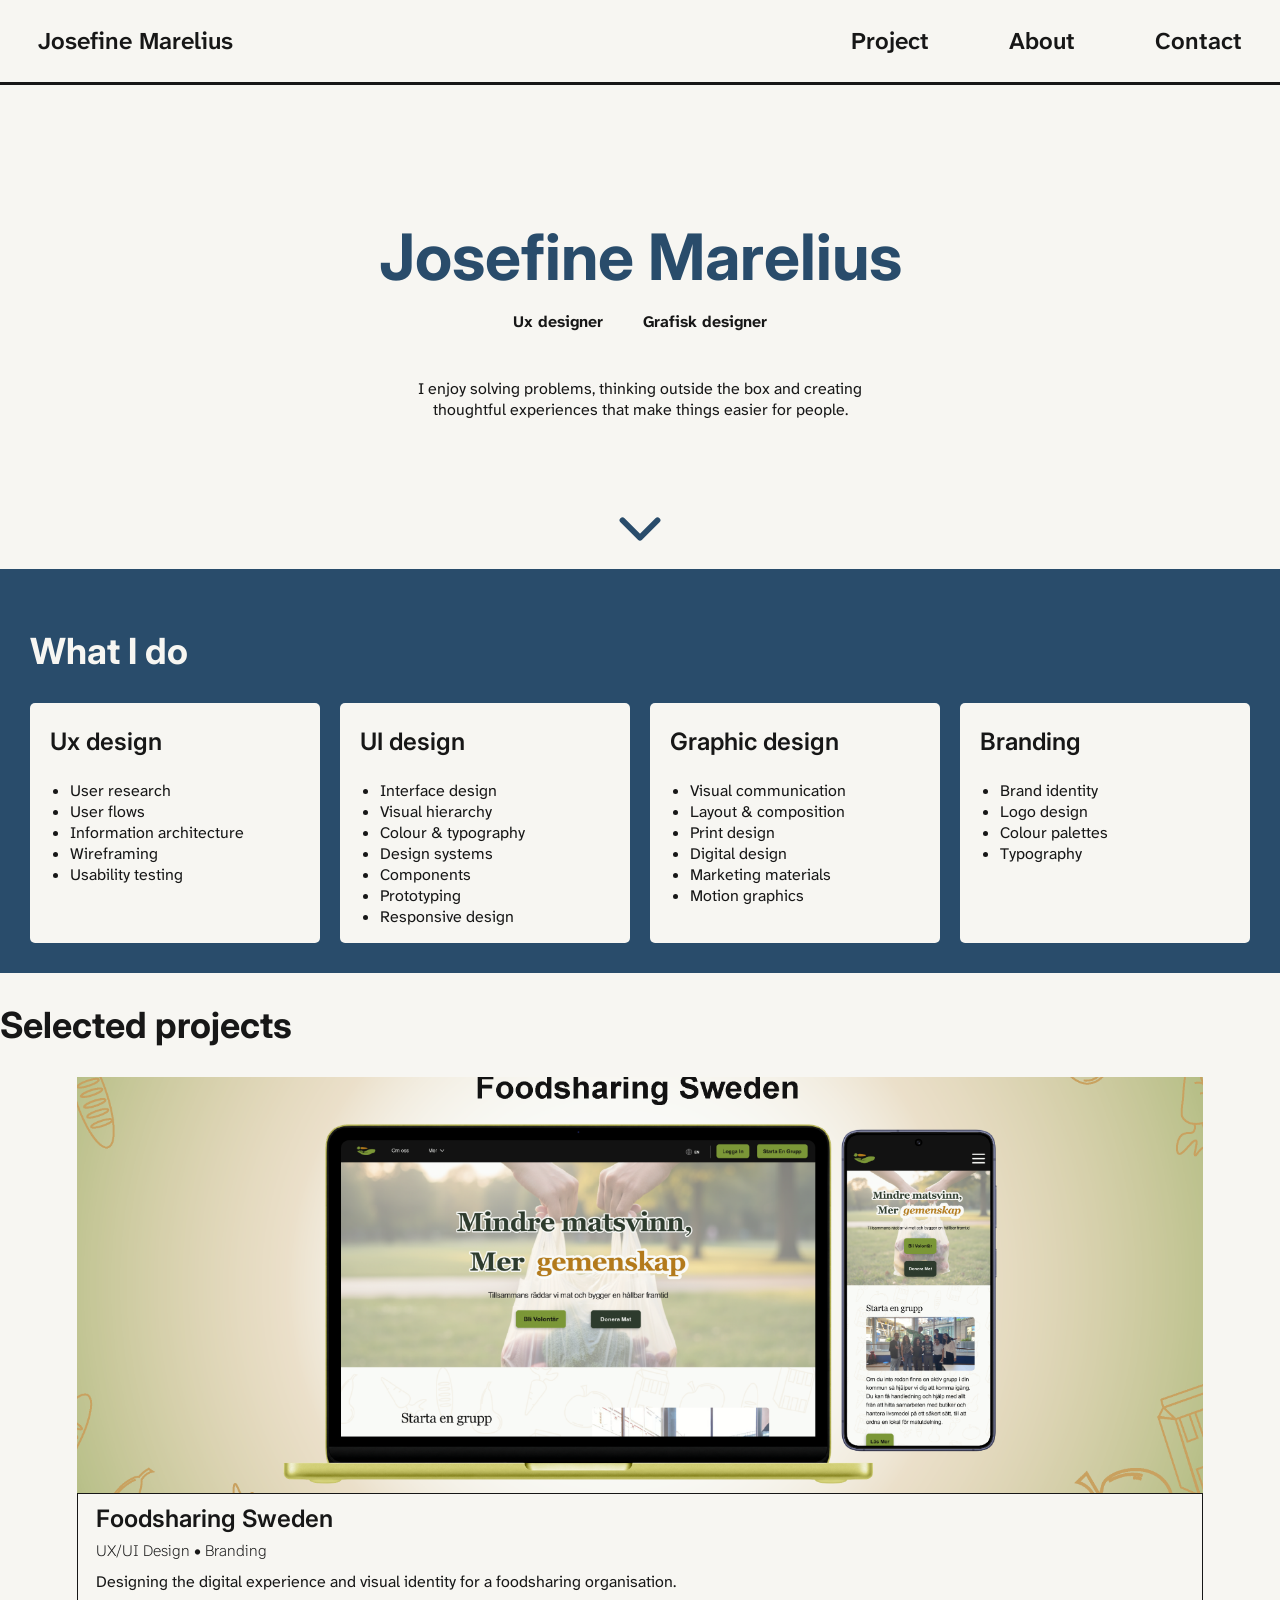
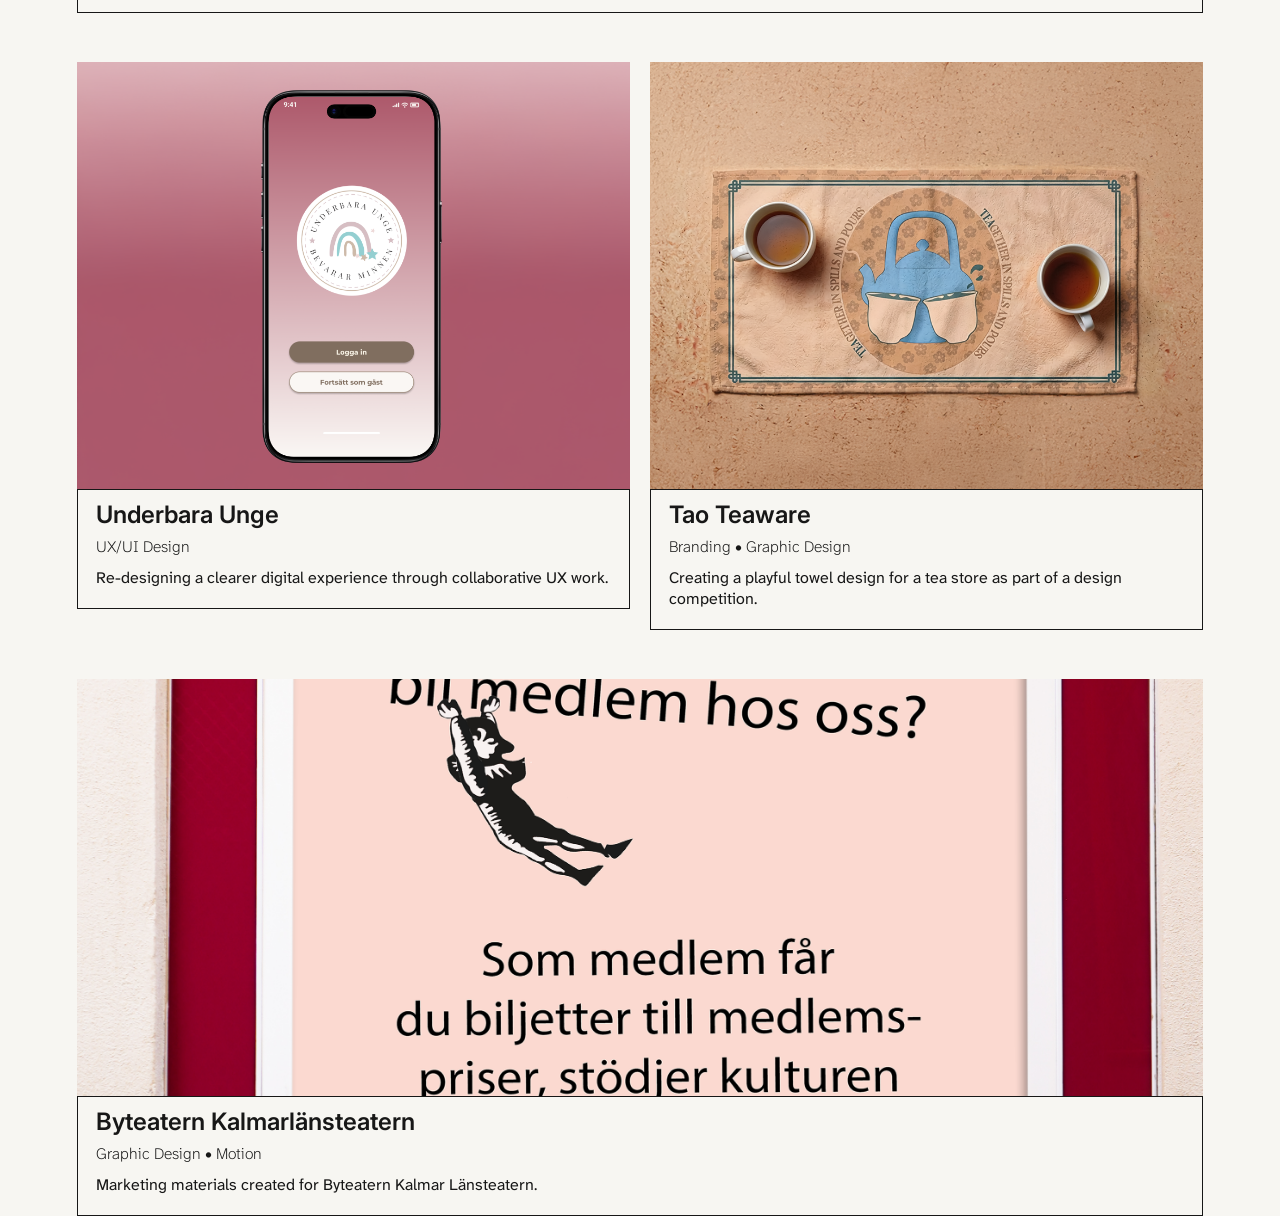
<file: index.html>
<!DOCTYPE html>
<html lang="en">
<head>
    <meta charset="UTF-8">
    <meta name="viewport" content="width=device-width, initial-scale=1.0">
    <title>Homepage</title>
    <link rel="stylesheet" href="style.css">
</head>
<body>
    <nav> <!-- Om det bara finns en "<nav>" behövs ingen class. Den är redan unik-->
        <div id="name">Josefine Marelius</div>
        <div id="navigationHeader">
            <ul>
                <li>Project</li>
                <li>About</li>
                <li>Contact</li>
            </ul>
        </div>
    </nav>

    <div class="HeroSection">
        <h1>Josefine Marelius</h1>
        <ul>
            <li>Ux designer</li> <!-- UX/UI? Eller vill du bara ha Ux nu? enligt Figma designen -->
            <li>Grafisk designer</li>
        </ul>
        <p> I enjoy solving problems, thinking outside the box and creating <!-- Enligt din figma design ska det vara en "<br>"-tagg här --> <br>thoughtful experiences that make things easier for people.</p>
        <a href="#projects">
            <img src="img/chevron-down(3).svg" alt=""> <!-- Är nu en länk med bokmärke här för att pilen ska ha en funktion -->
        </a>
    </div>

 
    <section class="card-section">
        <h2>What I do</h2>
        <div class="card-container">
        
            <div class="Card">
                <h3>Ux design</h3>
                <ul>
                    <li>User research</li>
                    <li>User flows</li>
                    <li>Information architecture</li>
                    <li>Wireframing</li>
                    <li>Usability testing</li>
                </ul>
            </div>

            <div class="Card">
                <h3>UI design</h3>
                <ul>
                    <li>Interface design</li>
                    <li>Visual hierarchy</li>
                    <li>Colour & typography</li>
                    <li>Design systems</li>
                    <li>Components</li>
                    <li>Prototyping</li>
                    <li>Responsive design</li>
                </ul>
            </div>

            <div class="Card">
                <h3>Graphic design</h3>
                <ul>
                    <li>Visual communication</li>
                    <li>Layout & composition</li>
                    <li>Print design</li>
                    <li>Digital design</li>
                    <li>Marketing materials</li>
                    <li>Motion graphics</li>
                </ul>
            </div>

            <div class="Card">
                <h3>Branding</h3>
                <ul>
                    <li>Brand identity</li>
                    <li>Logo design</li>
                    <li>Colour palettes</li>
                    <li>Typography</li>
                </ul>
            </div>
        </div>
    </section>

    <!-- Lägg detta i en section för renare kod--> 
        <h2 id="projects">Selected projects</h2> <!-- Och för att kunna stylea denna h2 specifikt. Om du vill lägga in padding tex utan att påverka tidigare h2 -->
        <div class="imageCard"> <!-- Ändra namn på bild-filer så att de inte har blanksteg -->
            <img class="Big-Card" src="img/Bild 1.png" alt="Image of a laptop and phone with the Foodsharing Sweden website on"> <!-- Kolla upp alt-texter exempel. Väldigt sällan man behöver ange att bilden visar en bild, utan bara vad bilden visar-->
            
            <div class="SmallText">
                <h3>Foodsharing Sweden</h3> 
                <p class="Project-type">UX/UI Design • Branding</p>
                <p class="Project-description">Designing the digital experience and visual identity for a foodsharing organisation.</p>
            </div>

        </div>

    <section class="SmallCards">
        <div class="SmallImageCard">
            <img class="Small-card" src="img/Uu bild 1.png" alt="Phone with an image of the Underbara Unge project open">
            
            <div class="SmallText">
                <h3>Underbara Unge</h3>
                <p class="Project-type">UX/UI Design</p>
                <p class="Project-description">Re-designing a clearer digital experience through collaborative UX work.</p>
            </div>
        </div>

        <div class="SmallImageCard">
            <img class="Small-card" src="img/Tao bild 1.png" alt="">
            
            <div class="SmallText">
                <h3>Tao Teaware</h3>
                <p class="Project-type">Branding • Graphic Design</p>
                <p class="Project-description">Creating a playful towel design for a tea store as part of a design competition.</p>
            </div>
        </div>
    </section>

    <!-- Lägg gärna även denna i en section -->
        <div class="imageCard">
            <img class="Big-Card" src="img/By bild 1.png" alt="">

            <div class="SmallText">
                <h3>Byteatern Kalmarlänsteatern</h3> 
                <p class="Project-type">Graphic Design • Motion</p>
                <p class="Project-description">Marketing materials created for Byteatern Kalmar Länsteatern.</p>
            </div>

        </div>

</body>
</html>
</file>
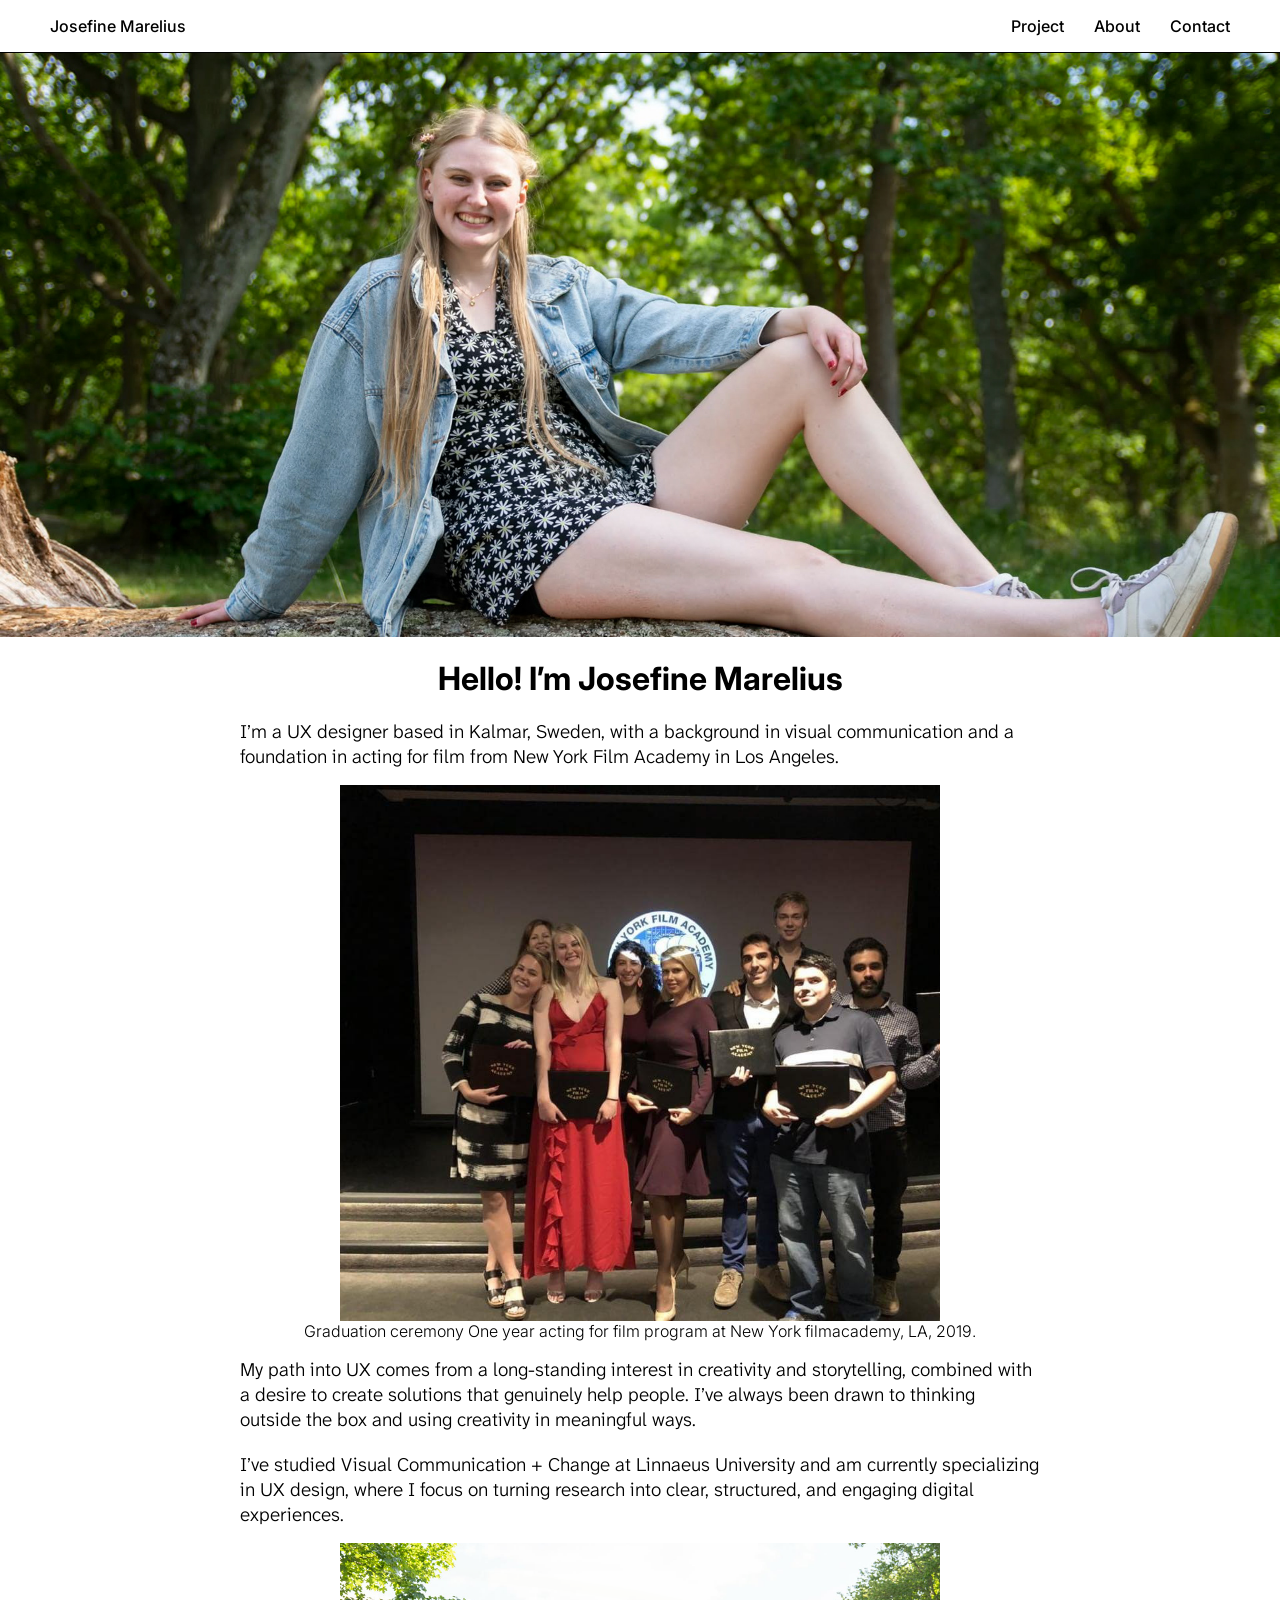
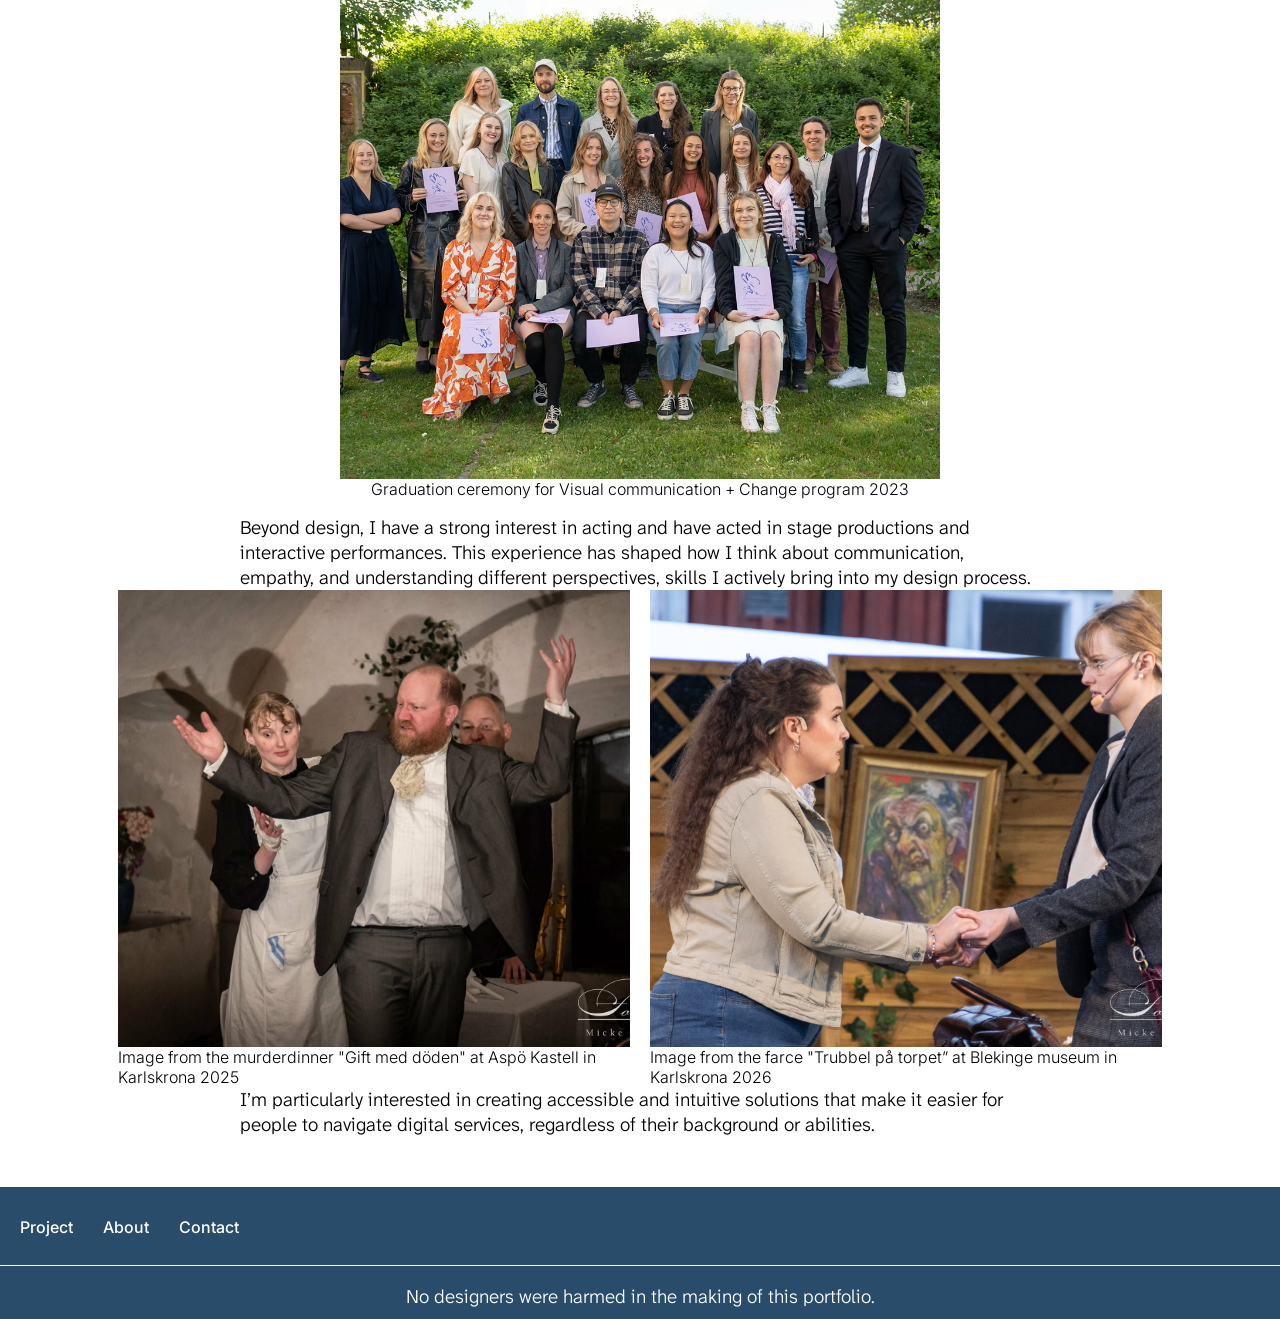
<file: about/index.html>
<!DOCTYPE html>
<html lang="en">
<head>
    <meta charset="UTF-8">
    <meta name="viewport" content="width=device-width, initial-scale=1.0">
    <title>Josefine Marelius</title>
    <link rel="stylesheet" href="style.css">

    <link rel="preconnect" href="https://fonts.googleapis.com">
    <link rel="preconnect" href="https://fonts.gstatic.com" crossorigin>
    <link href="https://fonts.googleapis.com/css2?family=Bebas+Neue&family=Inter:ital,opsz,wght@0,14..32,100..900;1,14..32,100..900&display=swap" rel="stylesheet">

    <link rel="stylesheet" href="style.css">

    <link rel="preconnect" href="https://fonts.googleapis.com">
    <link rel="preconnect" href="https://fonts.gstatic.com" crossorigin>
    <link href="https://fonts.googleapis.com/css2?family=Atkinson+Hyperlegible+Next:ital,wght@0,200..800;1,200..800&family=Bebas+Neue&family=Inter:ital,opsz,wght@0,14..32,100..900;1,14..32,100..900&display=swap" rel="stylesheet">
</head>

<body>

    <nav>
        <ul>
            <li><a href="../index.html">Josefine Marelius</a></li>
            <li><a href="../projects/index.html">Project</a></li>
            <li><a href="../about/index.html">About</a></li>
            <li><a href="../contact/index.html">Contact</a></li>
        </ul>
      <hr>
    </nav>

    <div class="img-wrapper">
        <img class="img-large" src="Img/About-bild-1.jpg" alt="">
    </div>

    <!--
        Lägg gärna detta i en div. Och img ovan. 
        I programmering blir allt lättare om man låter allt ligga i olika div eller sections. 
        Sällan man vill låta saker ligga "löst" direkt i main
    -->
        <h1>Hello! I’m Josefine Marelius</h1>
        <p>
            I’m a UX designer based in Kalmar, Sweden, with a background in visual communication and 
            a foundation in acting for film from New York Film Academy in Los Angeles.
        </p>

        <figure>
            <img class="img-small" src="Img/About bild 2.jpg" alt="">
            <figcaption>Graduation ceremony One year acting for film program at New York filmacademy, LA, 2019.</figcaption>
        </figure>

        <p>
            My path into UX comes from a long-standing interest in creativity and storytelling, 
            combined with a desire to create solutions that genuinely help people. 
            I’ve always been drawn to thinking outside the box and using creativity in meaningful ways.
        </p> <br> <!-- <br> används inom p-element. Det funkar att ha utanför men helst ska man isf lägga p-elementet i en div tillsammans som man sedan stylear margin mellan-->
        <p>
            I’ve studied Visual Communication + Change at Linnaeus University and am currently 
            specializing in UX design, where I focus on turning research into clear, 
            structured, and engaging digital experiences.
        </p>

        <figure>
            <img class="img-small" src="Img/about bild 3.png" alt="">
            <figcaption>Graduation ceremony for Visual communication + Change program 2023</figcaption>
        </figure>

        <p>
            Beyond design, I have a strong interest in acting and have acted in stage productions and interactive performances. 
            This experience has shaped how I think about communication, empathy, and understanding different perspectives, 
            skills I actively bring into my design process.
        </p>

    <div class="small-row">
        <figure>  
            <img class="img-small" src="Img/about bild 4 vänster.jpg" alt="">
            <figcaption>Image from the murderdinner "Gift med döden" at Aspö Kastell in Karlskrona 2025 </figcaption>
        </figure> 

        <figure>
            <img class="img-small" src="Img/About bild 5 höger.jpg" alt="">
            <figcaption>Image from the farce "Trubbel på torpet” at Blekinge museum in Karlskrona 2026</figcaption>
        </figure>
    </div>

    <p>
        I’m particularly interested in creating accessible and intuitive solutions that make it easier for people 
        to navigate digital services, regardless of their background or abilities.
    </p>

    <footer>
        <ul>
            <li><a href="../projects/index.html">Project</a></li>
            <li><a href="../about/index.html">About</a></li>
            <li><a href="../contact/index.html">Contact</a></li>
        </ul>
        <hr>

        <p>No designers were harmed in the making of this portfolio.</p>
    </footer>

</body>
</html>
</file>
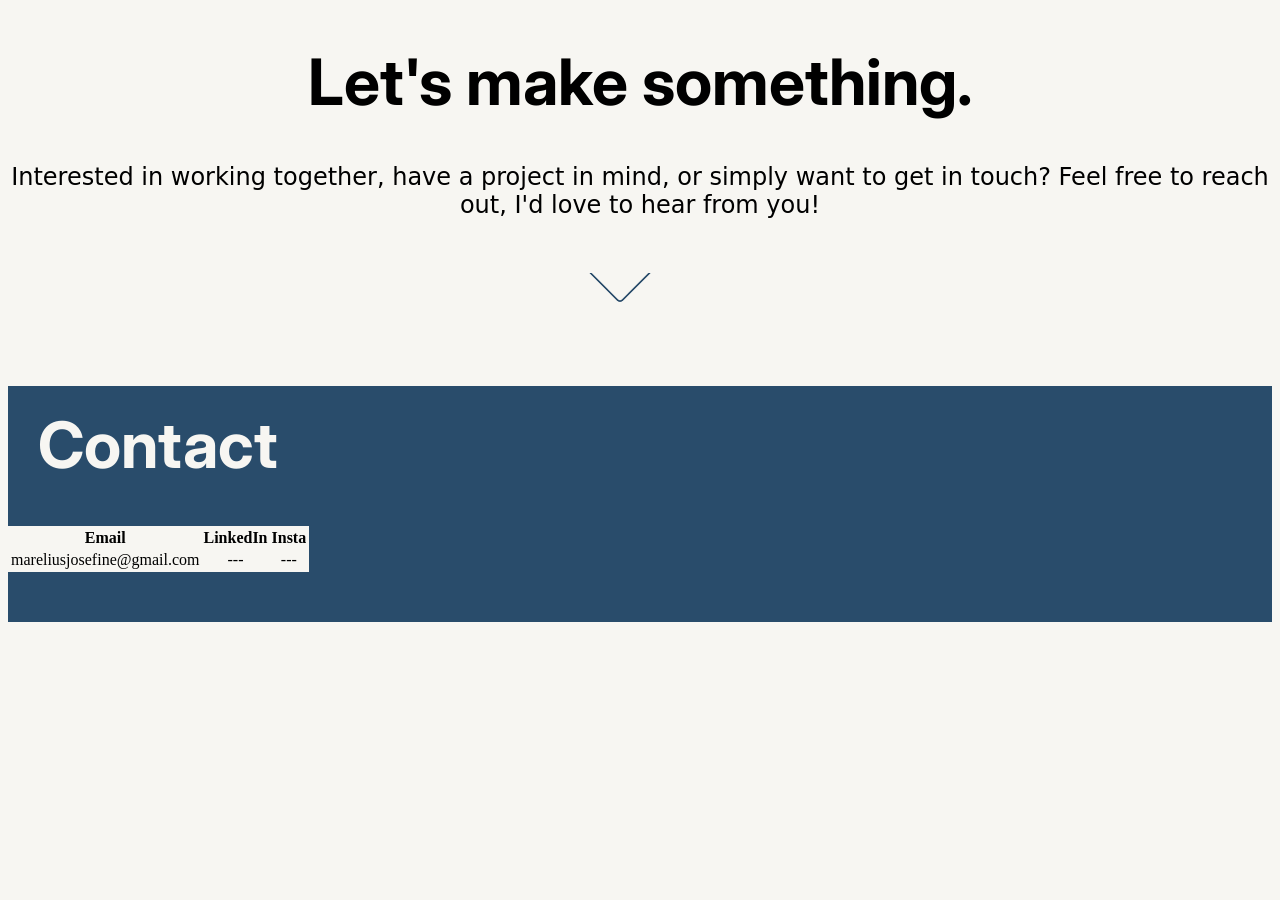
<file: contact/index.html>
<!DOCTYPE html>
<html lang="sv">
    
<head>
    <meta charset="UTF-8">
    <meta name="viewport" content="width=device-width, initial-scale=1.0">

    <link rel="stylesheet" type="text/css" href="style.css">
    <link href='https://fonts.googleapis.com/css?family=Inter' rel='stylesheet'>
    <link rel="preconnect" href="https://fonts.googleapis.com">
    <link rel="preconnect" href="https://fonts.gstatic.com" crossorigin>
    <link href="https://fonts.googleapis.com/css2?family=Atkinson+Hyperlegible:ital,wght@0,400;0,700;1,400;1,700&family=Josefin+Sans:ital,wght@0,100..700;1,100..700&display=swap" rel="stylesheet">
    
    <title>Contact</title>    
</head>

<body>
    <div style="padding-bottom: 50px;">
        <h1>Let's make something.</h1>
        <p>
            Interested in working together, have a project in mind, or simply want to get in touch? 
            Feel free to reach out, I'd love to hear from you!
        </p>
    </div>

    <div style="padding-bottom: 50px;">
        <span class="load-more"></span>
    </div>
    
    <div style="background-color: #294c6b; padding-bottom: 50px;">
        <h1 style="color: #f7f6f2; text-align: left; padding-left: 30px; padding-top: 20px;">Contact</h1>

        <table style="background-color: #f7f6f2;">
            <tr>
                <th>Email</th>
                <th>LinkedIn</th>
                <th>Insta</th>	
            </tr>
            <tr>
                <td>mareliusjosefine@gmail.com</td>
                <td>---</td>
                <td>---</td>
            </tr>        
	    </table>
    </div>
</body>
</html>
</file>
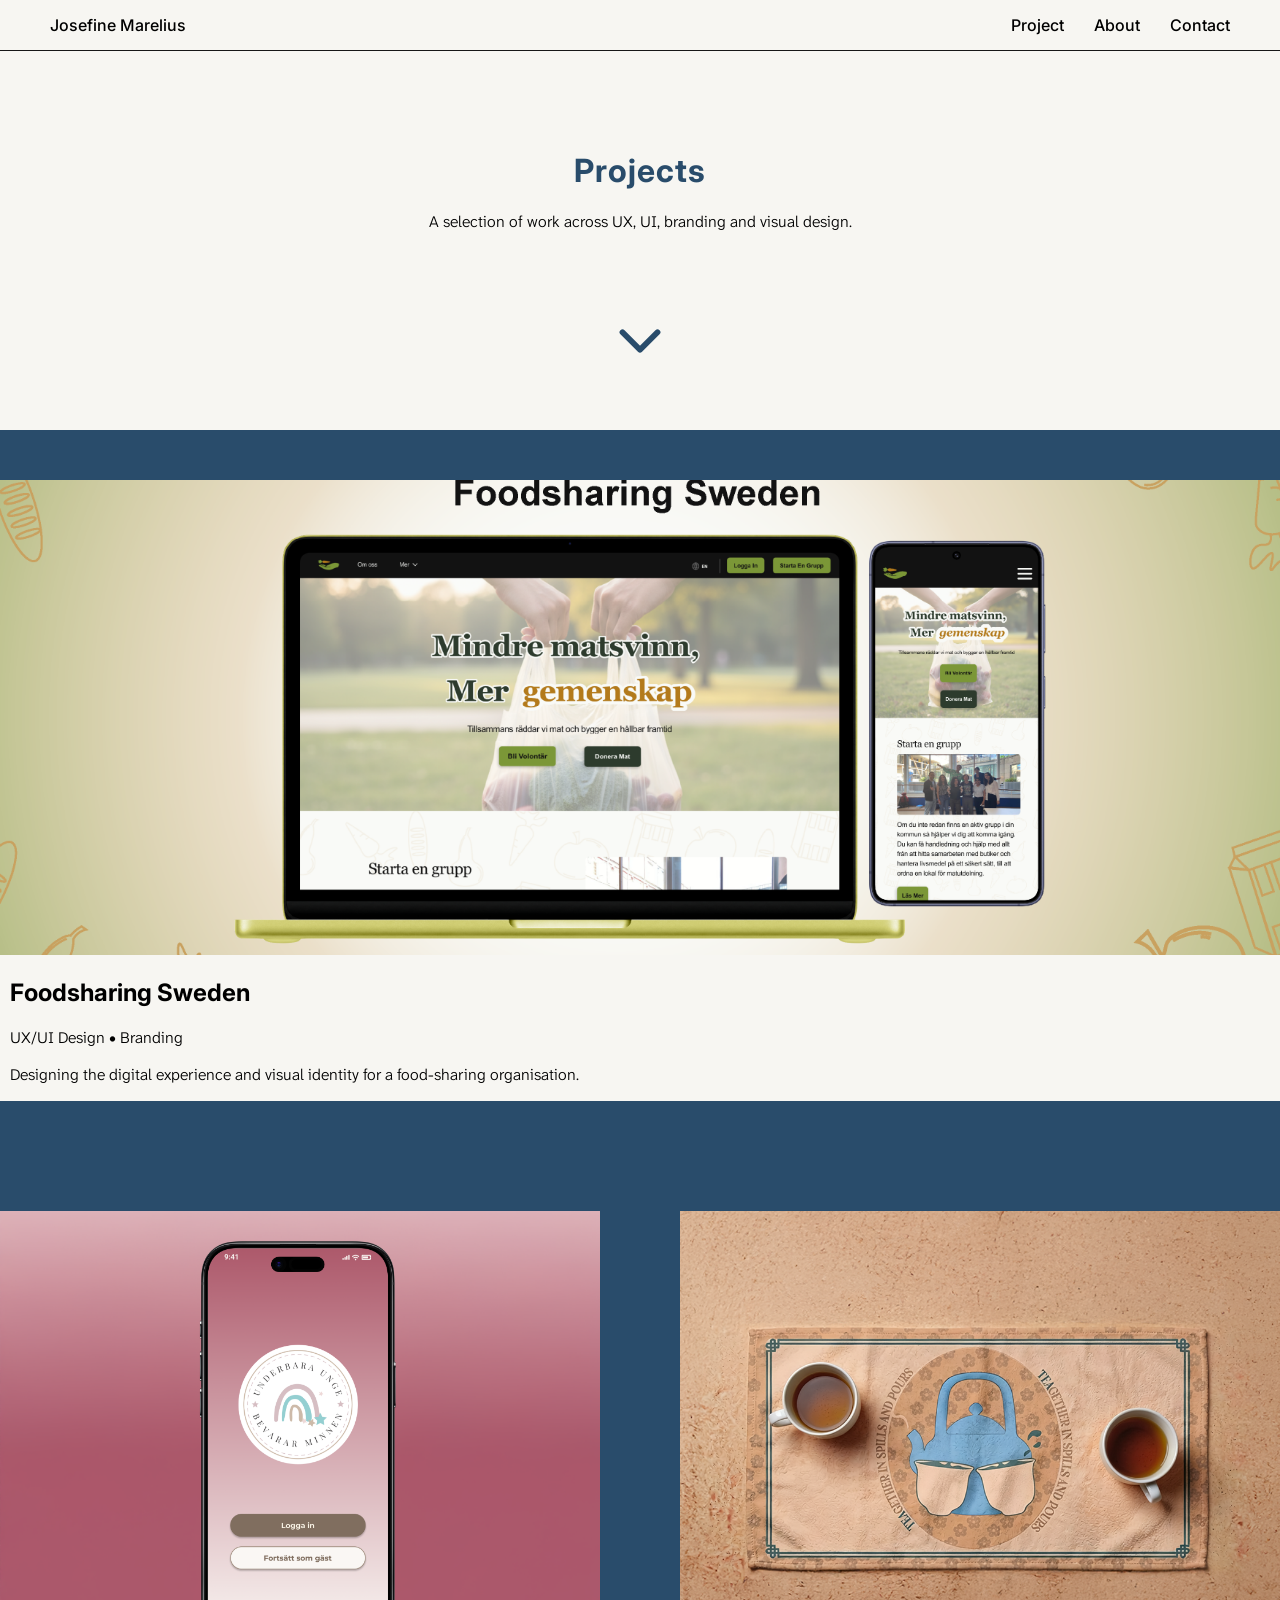
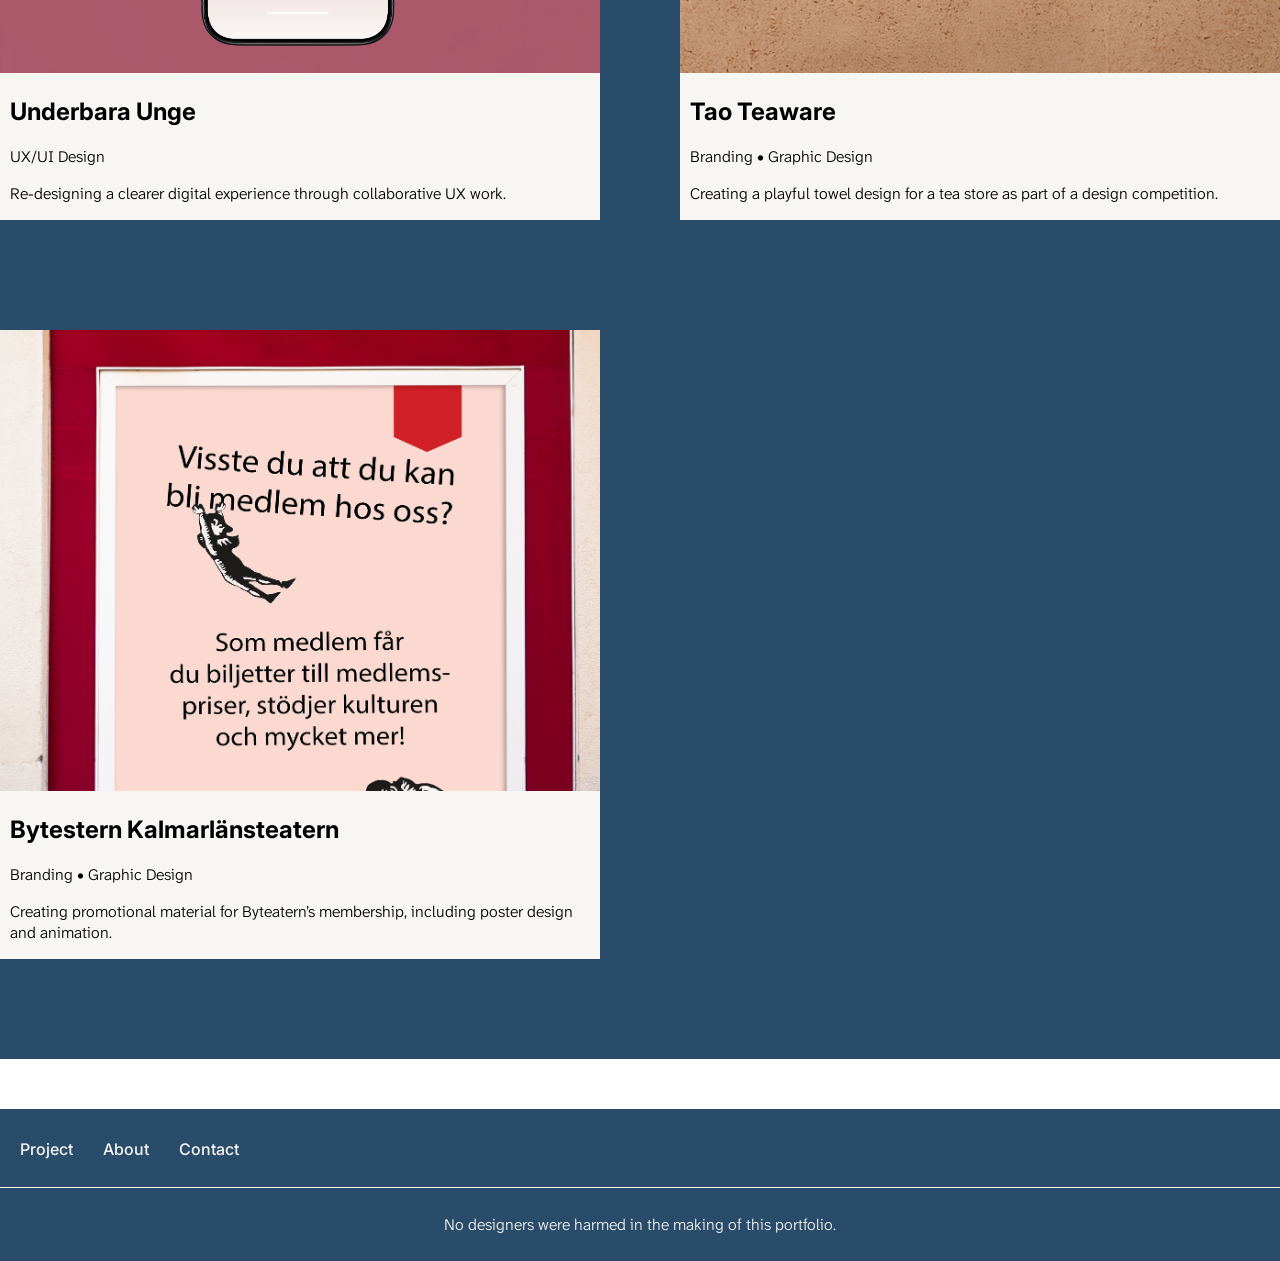
<file: projects/index.html>
<!DOCTYPE html>
<html lang="en">
<head>
    <meta charset="UTF-8">
    <meta name="viewport" content="width=device-width, initial-scale=1.0">
    <title>Josefine Marelius</title>
    <link rel="stylesheet" href="style.css">

    <link rel="preconnect" href="https://fonts.googleapis.com">
    <link rel="preconnect" href="https://fonts.gstatic.com" crossorigin>
    <link href="https://fonts.googleapis.com/css2?family=Bebas+Neue&family=Inter:ital,opsz,wght@0,14..32,100..900;1,14..32,100..900&display=swap" rel="stylesheet">

    <link rel="preconnect" href="https://fonts.googleapis.com">
    <link rel="preconnect" href="https://fonts.gstatic.com" crossorigin>
    <link href="https://fonts.googleapis.com/css2?family=Atkinson+Hyperlegible+Next:ital,wght@0,200..800;1,200..800&family=Bebas+Neue&family=Inter:ital,opsz,wght@0,14..32,100..900;1,14..32,100..900&display=swap" rel="stylesheet">
    
</head>

<body>
    
    <nav> 
        <ul>
            <li><a href="../index.html">Josefine Marelius</a></li>
            <li><a href="index.html">Project</a></li>
            <li><a href="../about/">About</a></li>
            <li><a href="../contact/">Contact</a></li>
        </ul>

        <hr>
    </nav>

    <header> 
        <h1>Projects</h1>

        <p>A selection of work across UX, UI, branding and visual design.</p>

        <a href="#projects">
            <img class="hero-icon" src="Img/chevron-down(3).svg" alt=""/>
        </a>
    </header>

    <main>

        <div class="projects" id="projects"> <!-- Lagt till id=projects. Annars funkar inte pilen du har i headern. # = id-->

        <article class="card-large">
            <img class="card-img" src="Img/Bild 1.png">

            <div class="card-info">
                <h2>Foodsharing Sweden</h2>
                <p>UX/UI Design • Branding</p>
                <p>Designing the digital experience and visual identity for a food-sharing organisation.</p>
            </div>
        </article>

        <article class="card-small">
            <img class="card-img" src="Img/Bild 2 vänster.png">

            <div class="card-info">
                <h2>Underbara Unge</h2>
                <p>UX/UI Design</p>
                <p>Re-designing a clearer digital experience through collaborative UX work.</p>
            </div>
        </article>

        <article class="card-small">
            <img class="card-img" src="Img/Projekt bild 3 höger.png">

            <div class="card-info">
                <h2>Tao Teaware</h2>
                <p>Branding • Graphic Design</p>
                <p>Creating a playful towel design for a tea store as part of a design competition.</p>
            </div>
        </article>

        <article class="card-small">
            <img class="card-img" src="Img/bild 4.png">

            <div class="card-info">
                <h2>Bytestern Kalmarlänsteatern</h2>
                <p>Branding • Graphic Design</p>
                <p>Creating promotional material for Byteatern’s membership, including poster design and animation.</p>
            </div>
        </article>
        </div>
        
    </main>

    <footer class="footer">
        <ul>
            <li><a href="../projects/">Project</a></li>
            <li><a href="../about/">About</a></li>
            <li><a href="../contact/">Contact</a></li>
        </ul>

        <hr>

        <p>No designers were harmed in the making of this portfolio.</p>
    </footer>

</body>

</html>
</file>
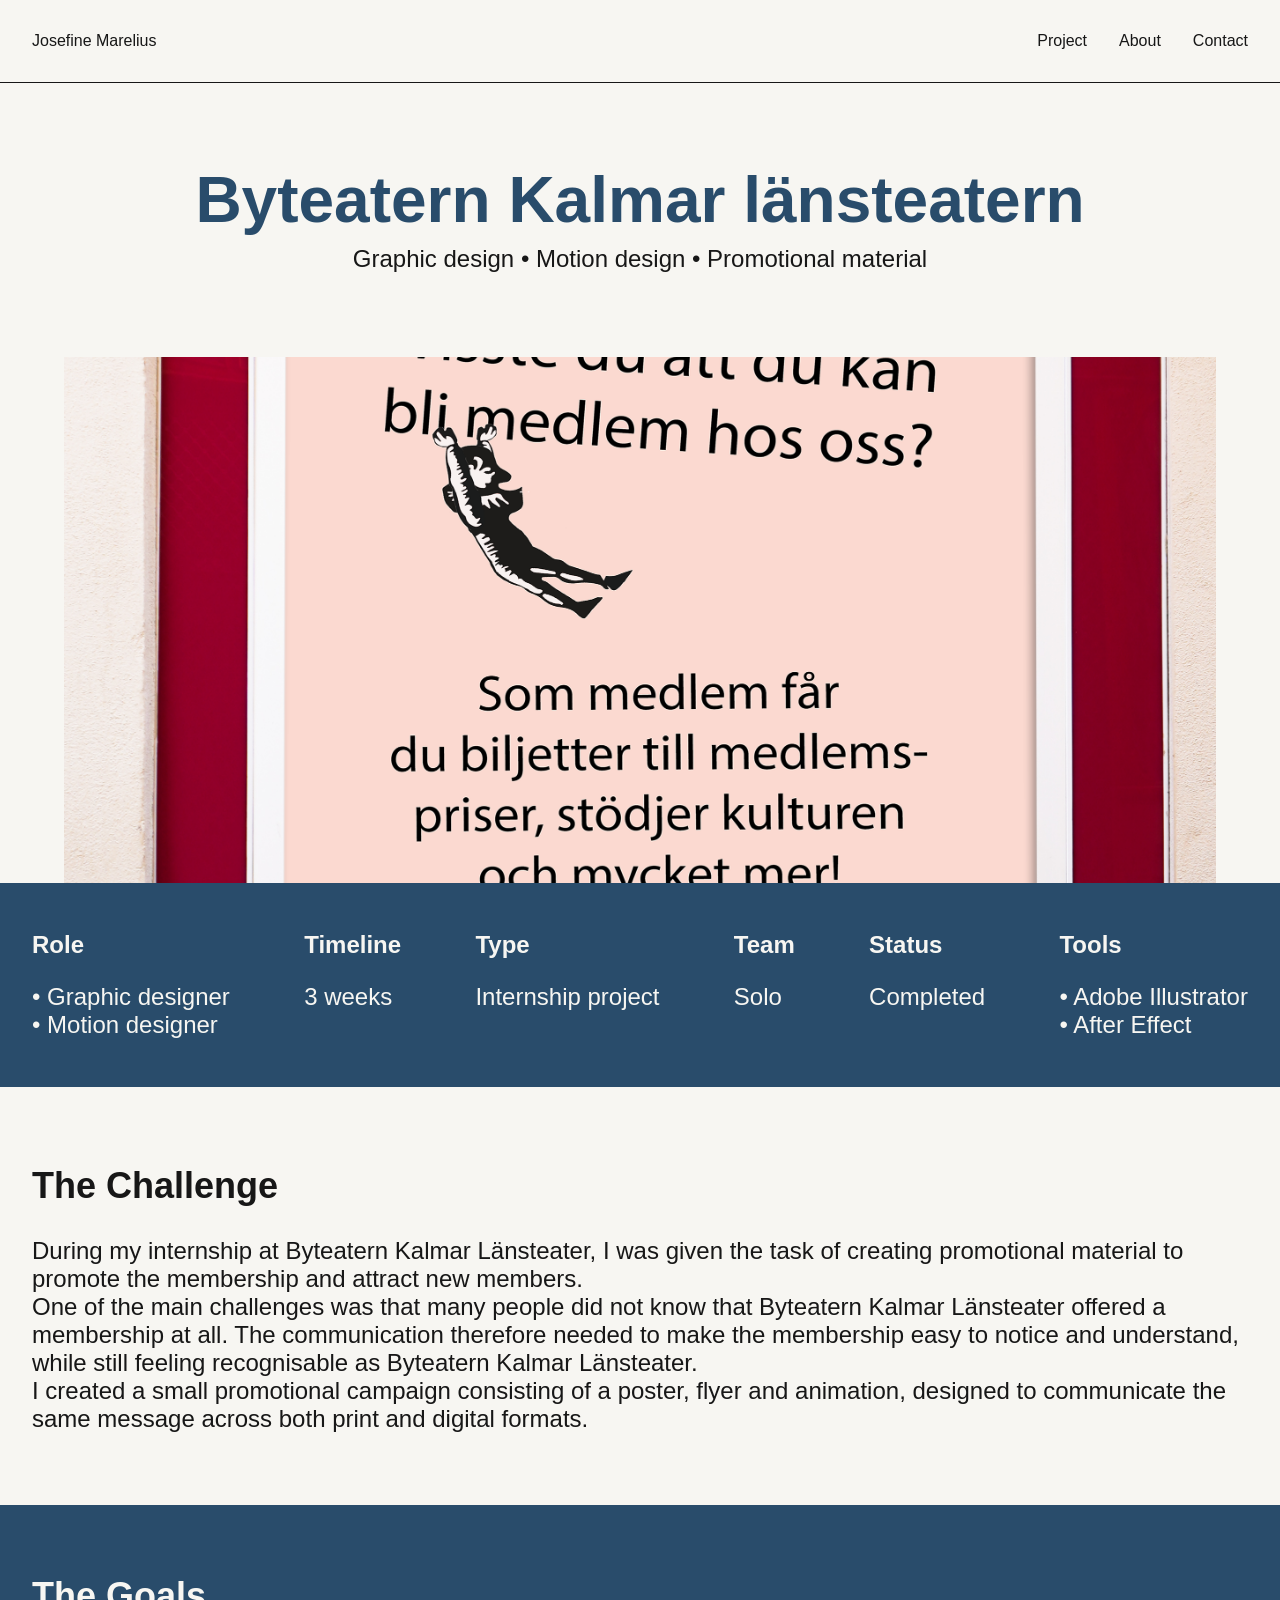
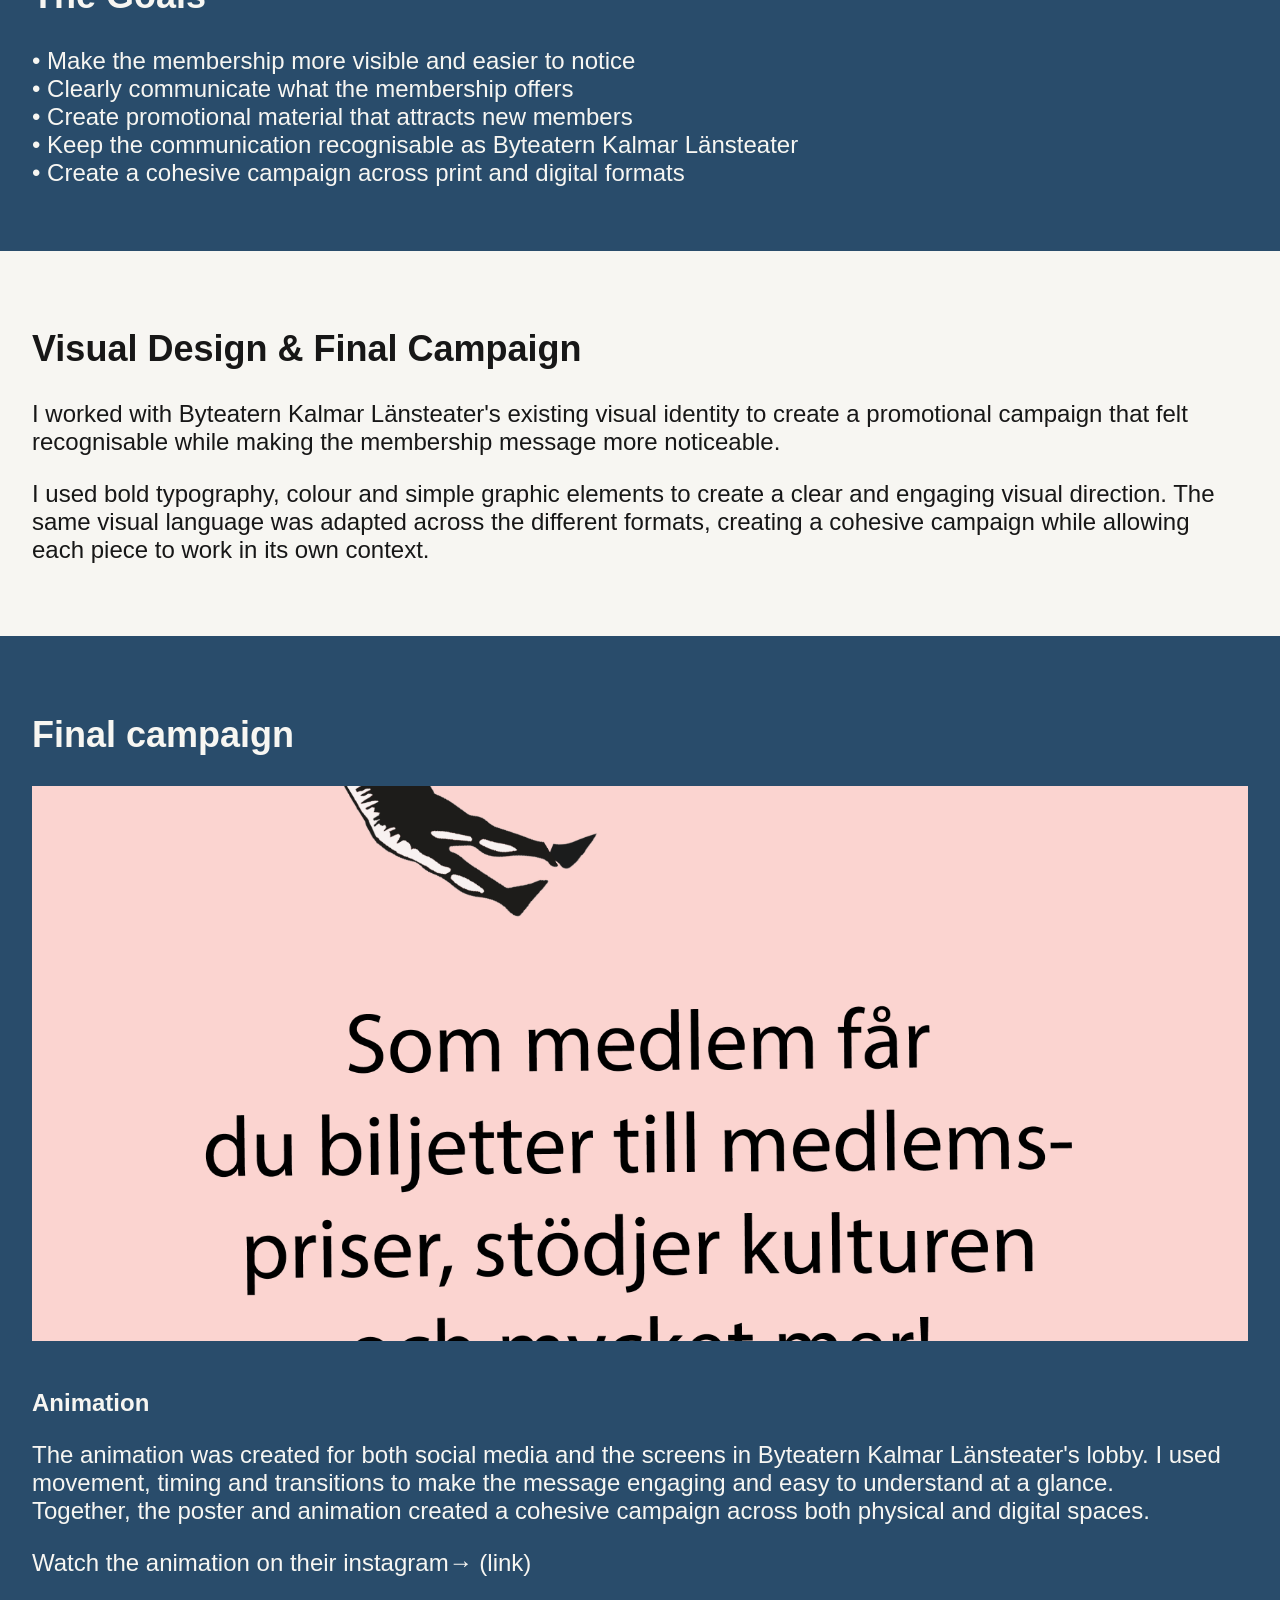
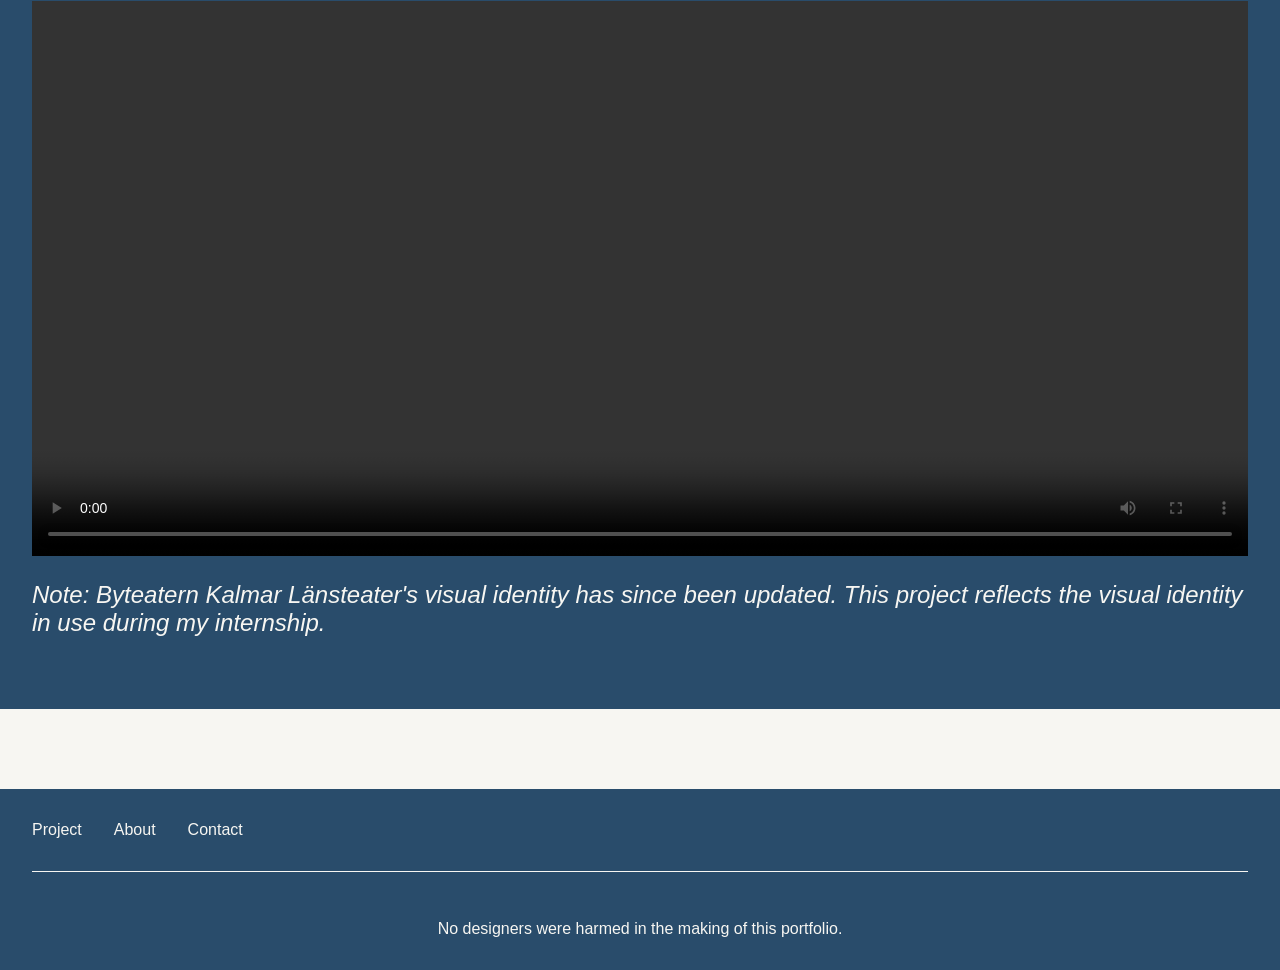
<file: projects/Byteatern/index.html>
<!DOCTYPE html>
<html lang="sv">

<head>
  <meta charset="UTF-8">
  <meta name="viewport" content="width=device-width, initial-scale=1.0">
  <title>Byteatern</title>
  <link rel="stylesheet" href="style.css">
</head>

<body>
  <header>
    <a href="../../index.html">Josefine Marelius</a>

    <nav>
      <a href="../index.html">Project</a>
      <a href="../../about/index.html">About</a>
      <a href="../../contact/index.html">Contact</a>
    </nav>
  </header>

  <main>
    <section class="hero">
      <h1>Byteatern Kalmar länsteatern</h1>
      <p>Graphic design • Motion design • Promotional material</p>
    </section>

    <img class="hero-image" src="images/By bild 1.png" alt="Byteatern kampanjbild">

    <section class="project-info">
      <div>
        <h3>Role</h3>
        <p>• Graphic designer<br>• Motion designer</p>
      </div>

      <div>
        <h3>Timeline</h3>
        <p>3 weeks</p>
      </div>

      <div>
        <h3>Type</h3>
        <p>Internship project</p>
      </div>

      <div>
        <h3>Team</h3>
        <p>Solo</p>
      </div>

      <div>
        <h3>Status</h3>
        <p>Completed</p>
      </div>

      <div>
        <h3>Tools</h3>
        <p>• Adobe Illustrator<br>• After Effect</p>
      </div>
    </section>

    <section class="challenge">
      <h2>The Challenge</h2>

      <p>
        During my internship at Byteatern Kalmar Länsteater, I was given the task of creating promotional
        material to promote the membership and attract new members.<br>
        One of the main challenges was that many people did not know that Byteatern Kalmar Länsteater
        offered a membership at all. The communication therefore needed to make the membership easy to
        notice and understand, while still feeling recognisable as Byteatern Kalmar Länsteater.<br>
        I created a small promotional campaign consisting of a poster, flyer and animation, designed to
        communicate the same message across both print and digital formats.
      </p>
    </section>

    <section class="goals">
      <h2>The Goals</h2>

      <p>
        • Make the membership more visible and easier to notice<br>
        • Clearly communicate what the membership offers<br>
        • Create promotional material that attracts new members<br>
        • Keep the communication recognisable as Byteatern Kalmar Länsteater<br>
        • Create a cohesive campaign across print and digital formats
      </p>
    </section>

    <section class="visual-design">
      <h2>Visual Design & Final Campaign</h2>

      <p>
        I worked with Byteatern Kalmar Länsteater's existing visual identity to create a promotional campaign
        that felt recognisable while making the membership message more noticeable.
      </p>

      <p>
        I used bold typography, colour and simple graphic elements to create a clear and engaging visual
        direction. The same visual language was adapted across the different formats, creating a cohesive
        campaign while allowing each piece to work in its own context.
      </p>
    </section>

    <section class="final-campaign">
      <h2>Final campaign</h2>
      <img class="project-image" src="images/By bild 2.png" alt="Byteatern final campaign">
      <h3>Animation</h3>

      <p>
        The animation was created for both social media and the screens in Byteatern Kalmar Länsteater's
        lobby. I used movement, timing and transitions to make the message engaging and easy to understand
        at a glance.<br>
        Together, the poster and animation created a cohesive campaign across both physical and digital
        spaces.
      </p>

      <p>Watch the animation on their instagram→ (link)</p>
      <video controls>
        <source src="images/By animation.mp4" type="video/mp4">
      </video>
      <p><em>Note: Byteatern Kalmar Länsteater's visual identity has since been updated. This project reflects the visual identity in use during my internship.</em></p>
    </section>
  </main>

  <footer>
    <nav>
        <a href="../index.html">Project</a>
        <a href="../../about/index.html">About</a>
        <a href="../../contact/index.html">Contact</a>
    </nav>

    <p class="footer-text">No designers were harmed in the making of this portfolio.</p>
  </footer>
  
</body>
</html>
</file>
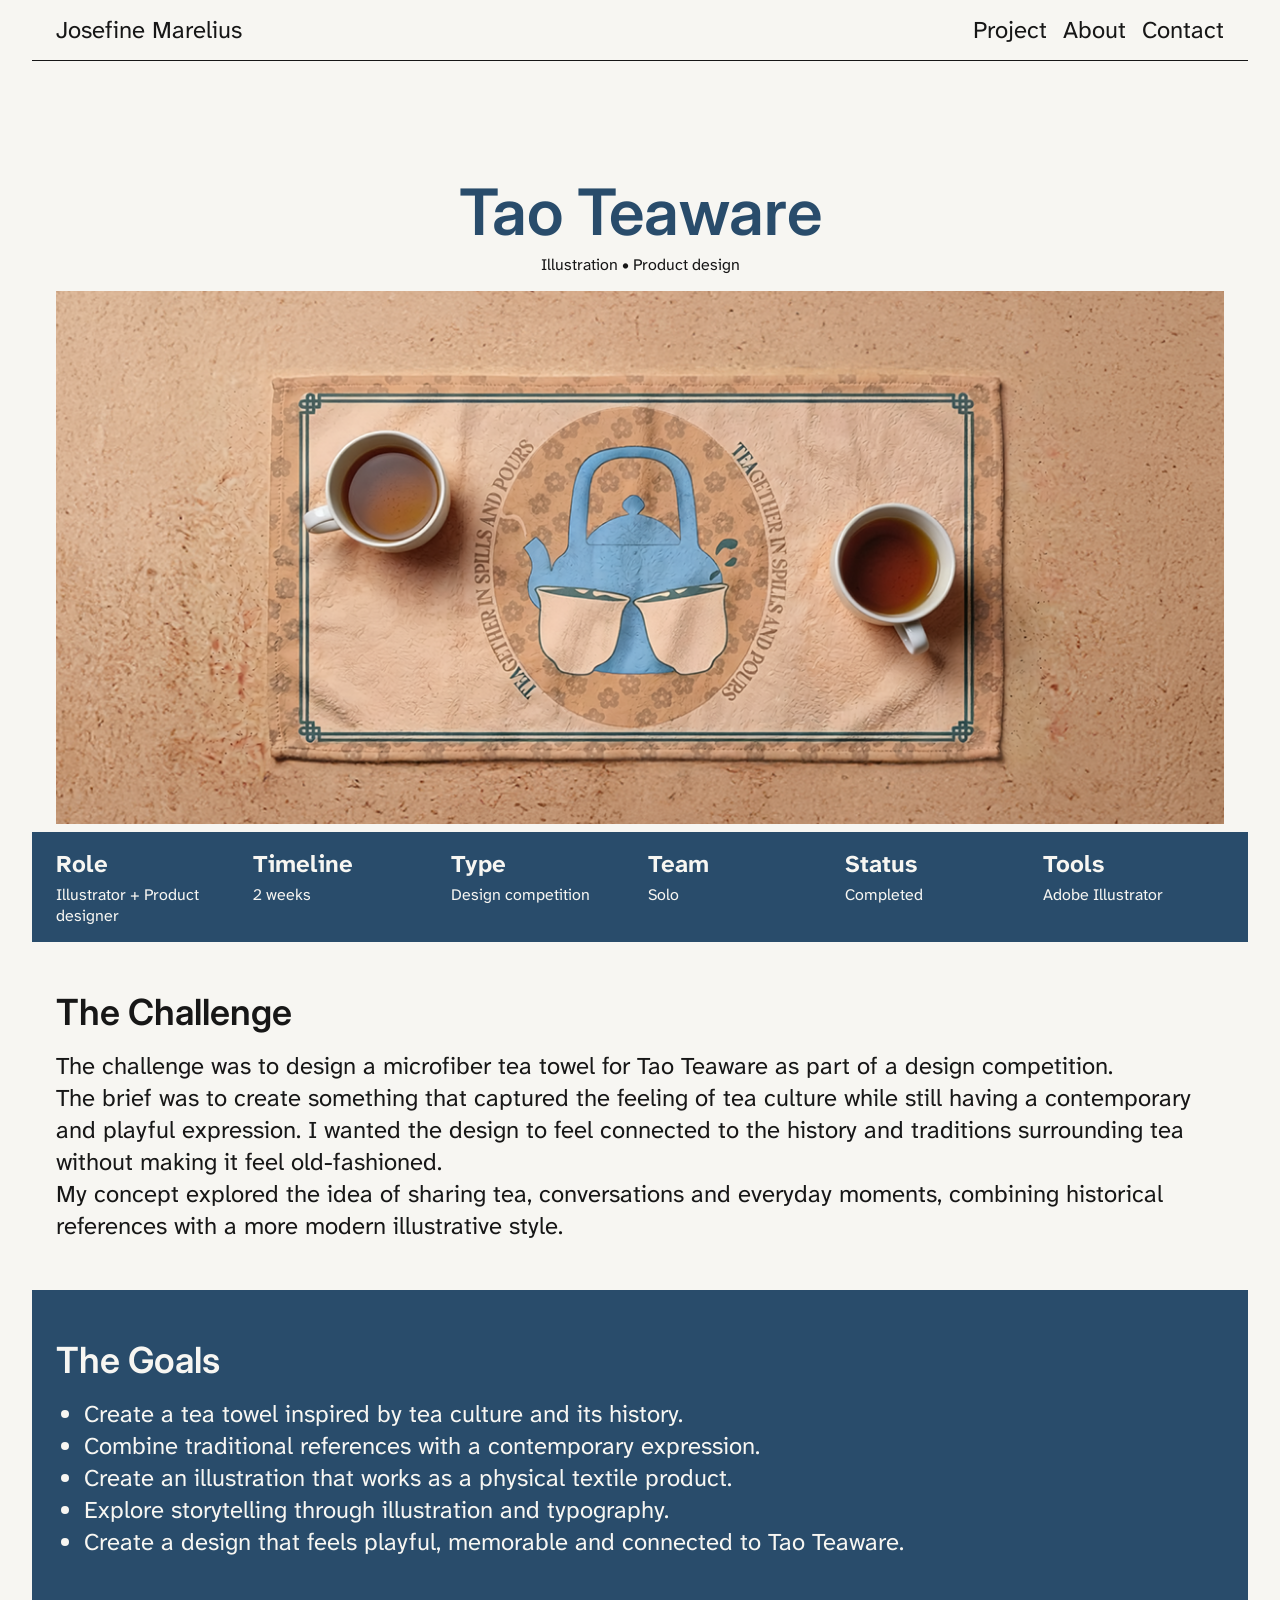
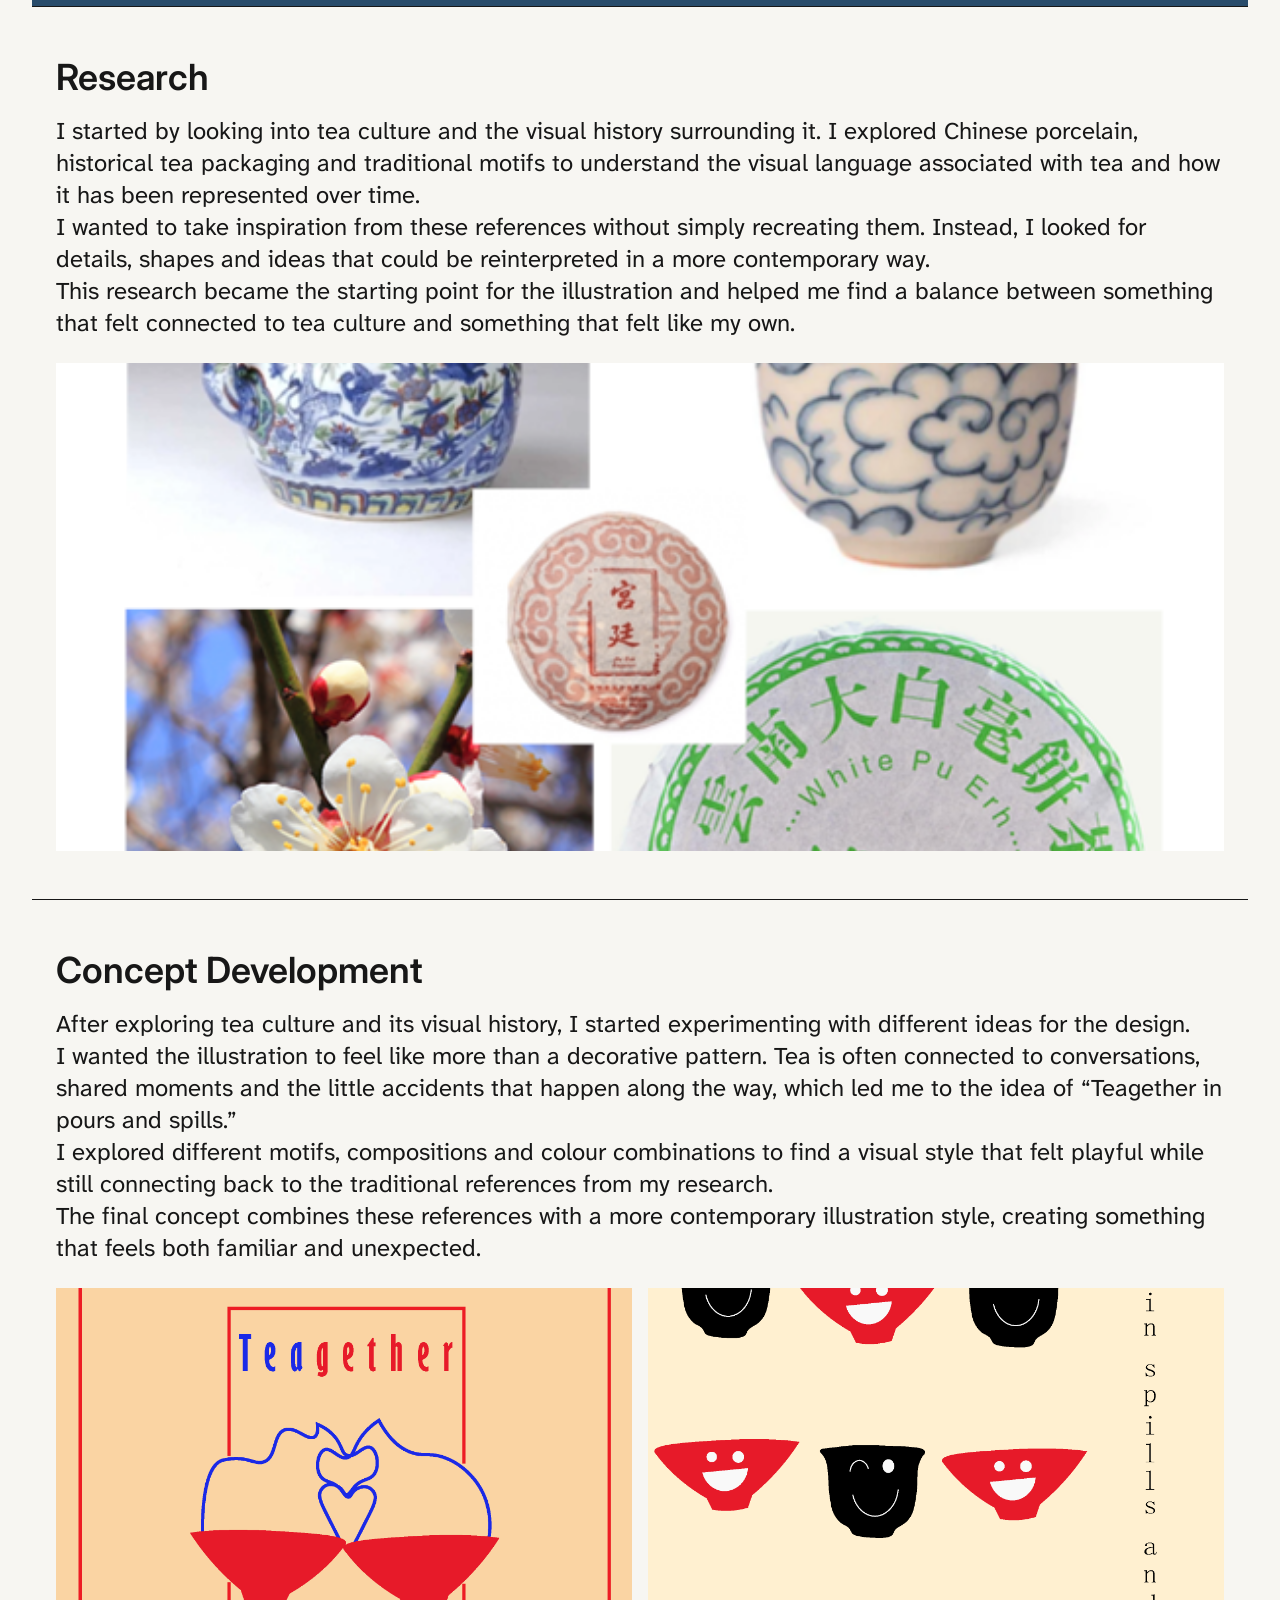
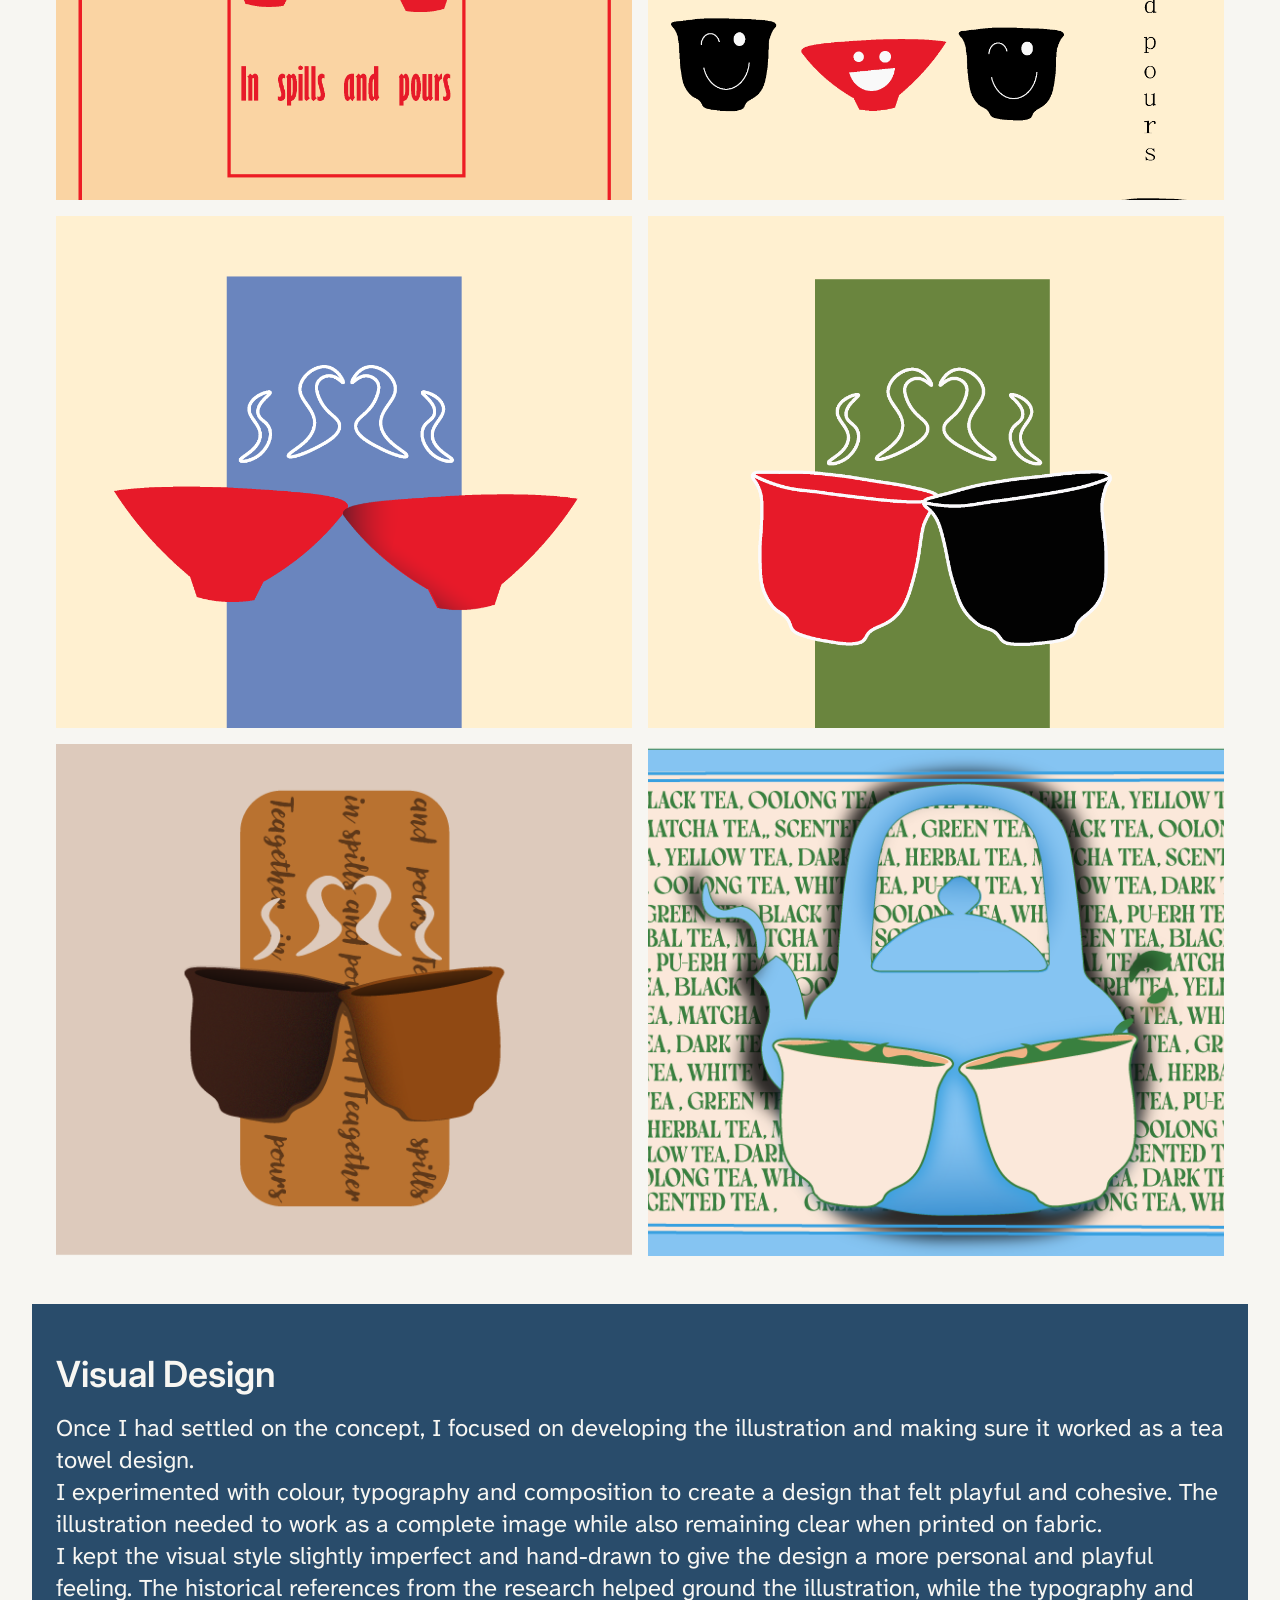
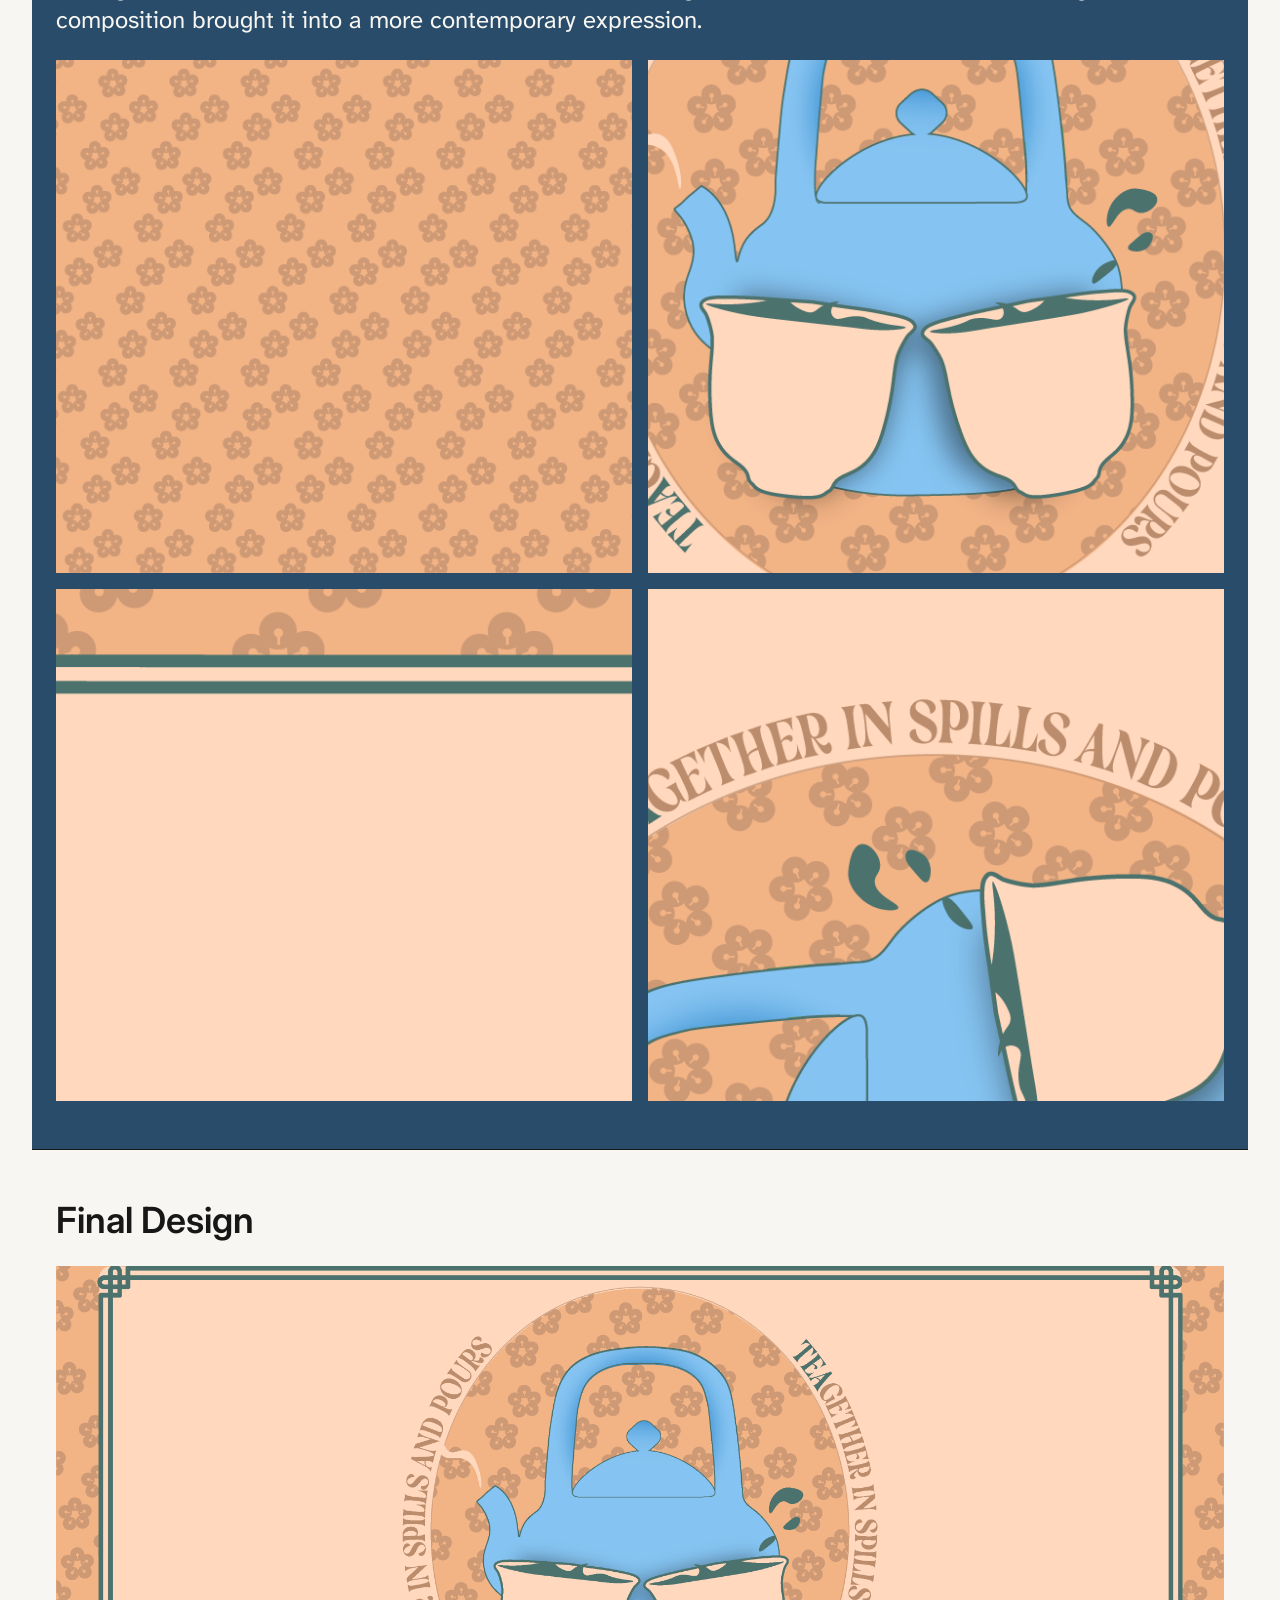
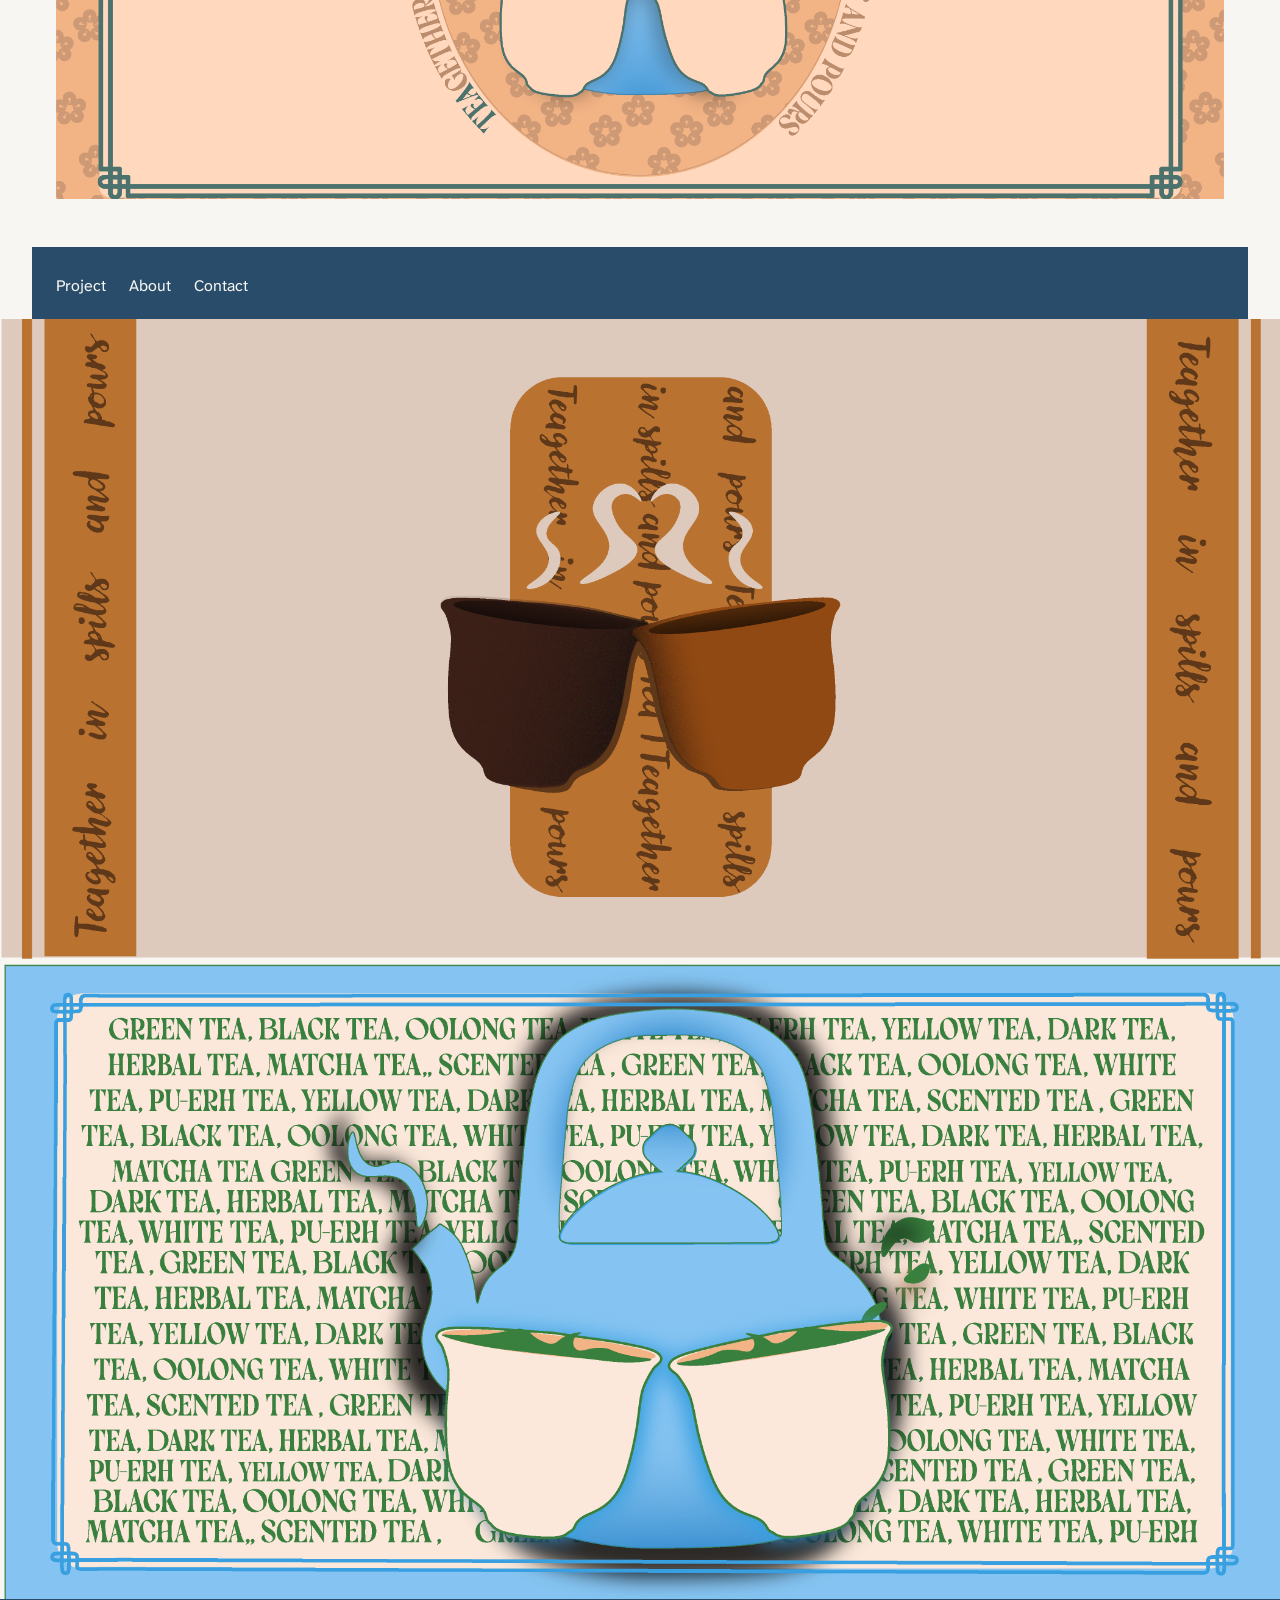
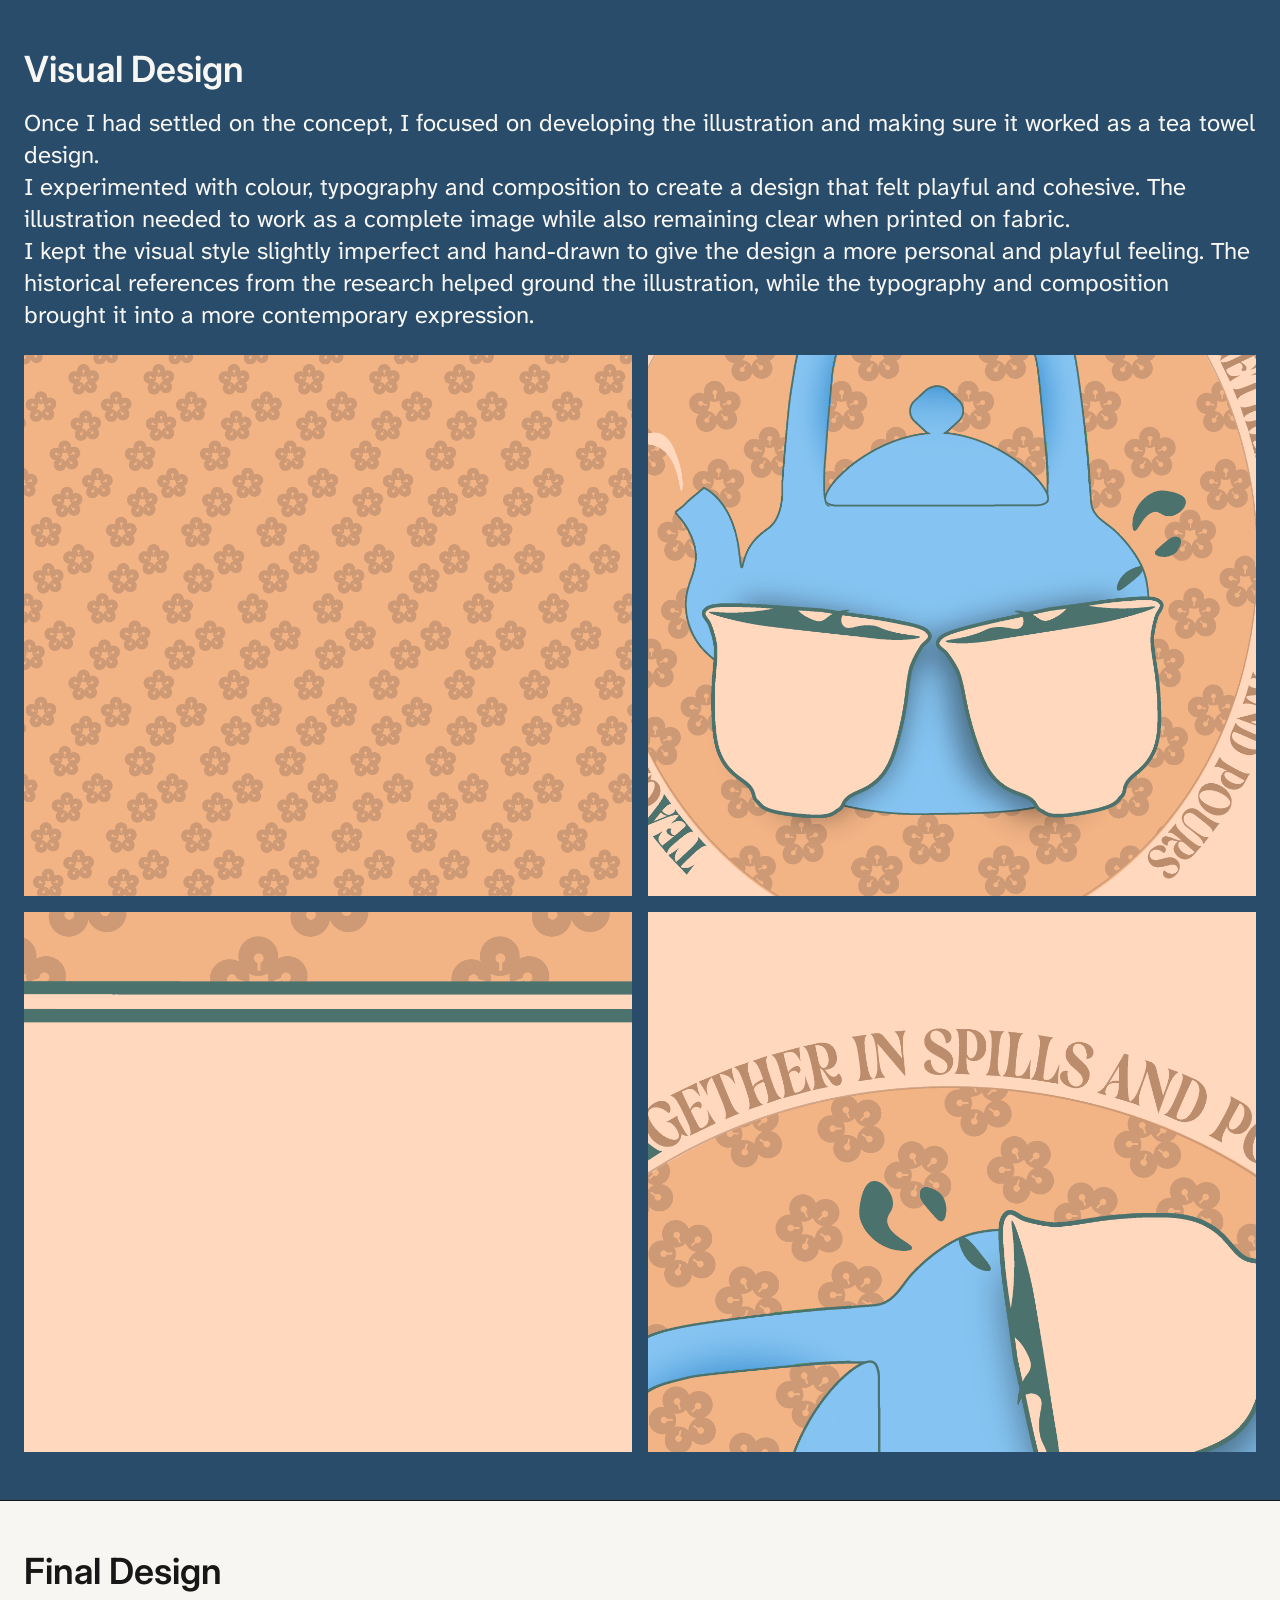
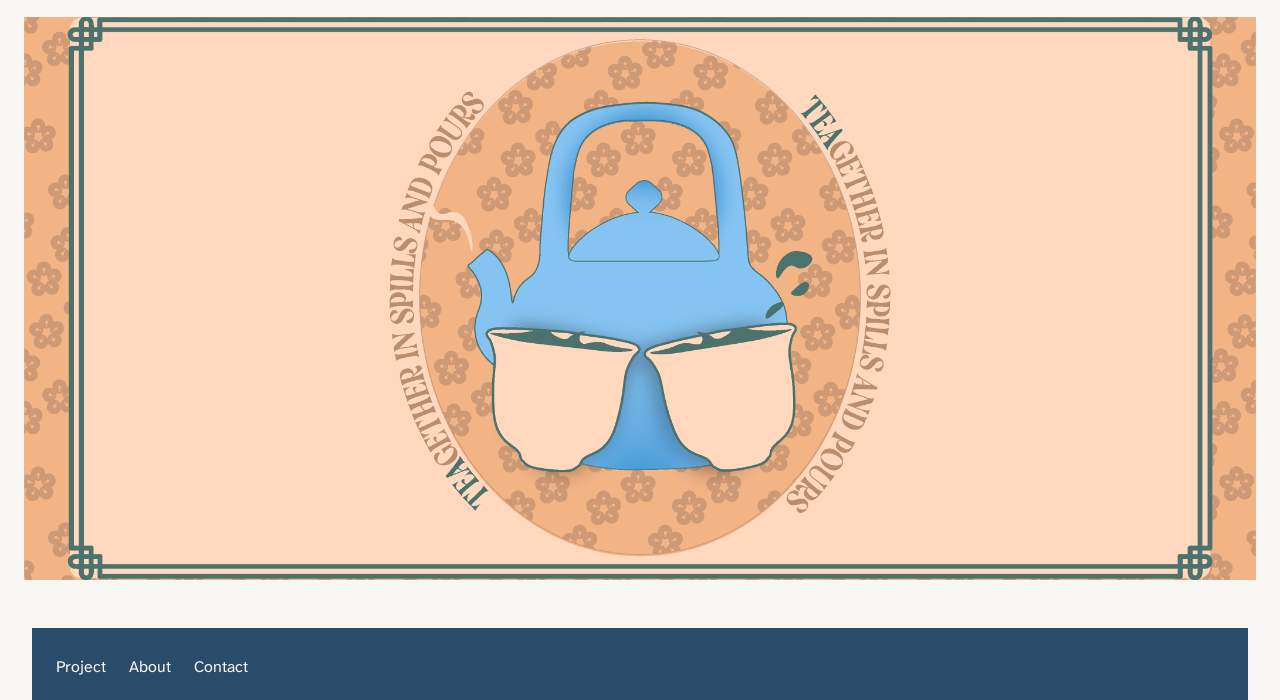
<file: projects/TaoTeaware/index.html>
<!DOCTYPE html>
<html lang="sv">
<head>
  <meta charset="UTF-8">
  <meta name="viewport" content="width=device-width, initial-scale=1.0">
  <title>Tao Teaware</title>
  <link rel="stylesheet" href="style.css">
</head>

<body>
  <header>
    <a class="site-name" href="../../index.html">Josefine Marelius</a>
    <nav>
      <a href="../index.html">Project</a>
      <a href="../../about/index.html">About</a>
      <a href="../../contact/index.html">Contact</a>
    </nav>
  </header>

  <main>
    <section class="hero">
      <h1>Tao Teaware</h1>
      <p>Illustration • Product design</p>
      <img class="hero-image" src="images/Tao bild 1.png" alt="Illustration av en blå tekanna mellan två tekoppar">
    </section>
    <section class="project-info">
      <ul>
        <li><strong>Role</strong><span>Illustrator + Product designer</span></li>
        <li><strong>Timeline</strong><span>2 weeks</span></li>
        <li><strong>Type</strong><span>Design competition</span></li>
        <li><strong>Team</strong><span>Solo</span></li>
        <li><strong>Status</strong><span>Completed</span></li>
        <li><strong>Tools</strong><span>Adobe Illustrator</span></li>
      </ul>
    </section>

    <section class="challenge">
      <h2>The Challenge</h2>
      <p>The challenge was to design a microfiber tea towel for Tao Teaware as part of a design competition.</p>
      <p>
        The brief was to create something that captured the feeling of tea culture while still having a 
        contemporary and playful expression. I wanted the design to feel connected to the history and traditions 
        surrounding tea without making it feel old-fashioned.
      </p>
      <p>
        My concept explored the idea of sharing tea, conversations and everyday moments, 
        combining historical references with a more modern illustrative style.
      </p>
    </section>

    <section class="goals">
      <h2>The Goals</h2>
      <ul>
        <li>Create a tea towel inspired by tea culture and its history.</li>
        <li>Combine traditional references with a contemporary expression.</li>
        <li>Create an illustration that works as a physical textile product.</li>
        <li>Explore storytelling through illustration and typography.</li>
        <li>Create a design that feels playful, memorable and connected to Tao Teaware.</li>
      </ul>
    </section>

    <section class="research">
      <h2>Research</h2>
      <p>
        I started by looking into tea culture and the visual history surrounding it. 
        I explored Chinese porcelain, historical tea packaging and traditional motifs to 
        understand the visual language associated with tea and how it has been represented over time.
      </p>
      <p>
        I wanted to take inspiration from these references without simply recreating them. Instead, 
        I looked for details, shapes and ideas that could be reinterpreted in a more contemporary way.
      </p>
      <p>
        This research became the starting point for the illustration and helped me find a balance 
        between something that felt connected to tea culture and something that felt like my own.
      </p>

      <img class="project-image project-image--research" src="images/Tao Bild 2.png" alt="Research för Tao Teaware">
    </section>

    <section class="concept-development">
      <h2>Concept Development</h2>
      <p>After exploring tea culture and its visual history, I started experimenting with different ideas for the design.</p>
      <p>
        I wanted the illustration to feel like more than a decorative pattern. Tea is often connected to conversations, 
        shared moments and the little accidents that happen along the way, which led me to the idea of “Teagether in pours and spills.”
      </p>
      <p>
        I explored different motifs, compositions and colour combinations to find a visual style that felt playful while still 
        connecting back to the traditional references from my research.
      </p>
      <p>
        The final concept combines these references with a more contemporary illustration style, 
        creating something that feels both familiar and unexpected.
      </p>

      <div class="image-grid">
        <img class="project-image" src="images/Tao bild 3 vänster.png" alt="Konceptskiss vänster">

        <img class="project-image" src="images/Tao bild 4 höger.png" alt="Konceptskiss höger">

        <img class="project-image" src="images/Tao bild 5 vänster.png" alt="Konceptskiss vänster">

        <img class="project-image" src="images/Tao bild 6 höger.png" alt="Konceptskiss höger">

        <img class="project-image" src="images/Tao bild 7.png" alt="Konceptskiss">

        <img class="project-image" src="images/Tao bild 8.png" alt="Konceptskiss">
      </div>
    </section>

    <section class="visual-design">
      <h2>Visual Design</h2>
      <p>Once I had settled on the concept, I focused on developing the illustration and making sure it worked as a tea towel design.</p>
      <p>
        I experimented with colour, typography and composition to create a design that felt playful and cohesive. 
        The illustration needed to work as a complete image while also remaining clear when printed on fabric.
      </p>
      <p>
        I kept the visual style slightly imperfect and hand-drawn to give the design a more personal and playful feeling. 
        The historical references from the research helped ground the illustration, while the typography and composition brought it into a more contemporary expression.
      </p>
      
      <div class="image-grid">
        <img class="project-image" src="images/Tao bild 9.png" alt="Visual design för Tao Teaware">

        <img class="project-image" src="images/Tao bild 10.png" alt="Visual design för Tao Teaware">

        <img class="project-image" src="images/Tao bild 11.png" alt="Visual design för Tao Teaware">

        <img class="project-image" src="images/Tao bild 12.png" alt="Visual design för Tao Teaware">
      </div>
    </section>

    <section class="final-design">
      <h2>Final Design</h2>

      <img class="project-image project-image--final" src="images/Tao bild 13.png" alt="Slutlig design för Tao Teaware">
    </section>

  </main>
  
  <footer>
    <a href="../../index.html">Project</a>
    <a href="../../about/index.html">About</a>
    <a href="../../contact/index.html">Contact</a>
  </footer>
        <img class="project-image" src="images/Tao bild 7.png" alt="Konceptskiss"> <!-- Dela upp i 2 grids då de två sista ska ha andra storlekar -->

        <img class="project-image" src="images/Tao bild 8.png" alt="Konceptskiss">
      </div>
  </section>

  <section class="visual-design">
    <h2>Visual Design</h2>
    <p>Once I had settled on the concept, I focused on developing the illustration and making sure it worked as a tea towel design.</p>
    <p>
      I experimented with colour, typography and composition to create a design that felt playful and cohesive. 
      The illustration needed to work as a complete image while also remaining clear when printed on fabric.
    </p>
    <p>
      I kept the visual style slightly imperfect and hand-drawn to give the design a more personal and playful feeling. 
      The historical references from the research helped ground the illustration, while the typography and composition brought it into a more contemporary expression.
    </p>

    <div class="image-grid">
      <img class="project-image" src="images/Tao bild 9.png" alt="Visual design för Tao Teaware">

      <img class="project-image" src="images/Tao bild 10.png" alt="Visual design för Tao Teaware">

      <img class="project-image" src="images/Tao bild 11.png" alt="Visual design för Tao Teaware">

      <img class="project-image" src="images/Tao bild 12.png" alt="Visual design för Tao Teaware">
    </div>
  </section>

  <section class="final-design">
    <h2>Final Design</h2>

    <img class="project-image project-image--final" src="images/Tao bild 13.png" alt="Slutlig design för Tao Teaware">
  </section>
</main>

<footer>
  <a href="../../index.html">Project</a>
  <a href="../../about/index.html">About</a>
  <a href="../../contact/index.html">Contact</a>
</footer>

</body>
</html>
</file>
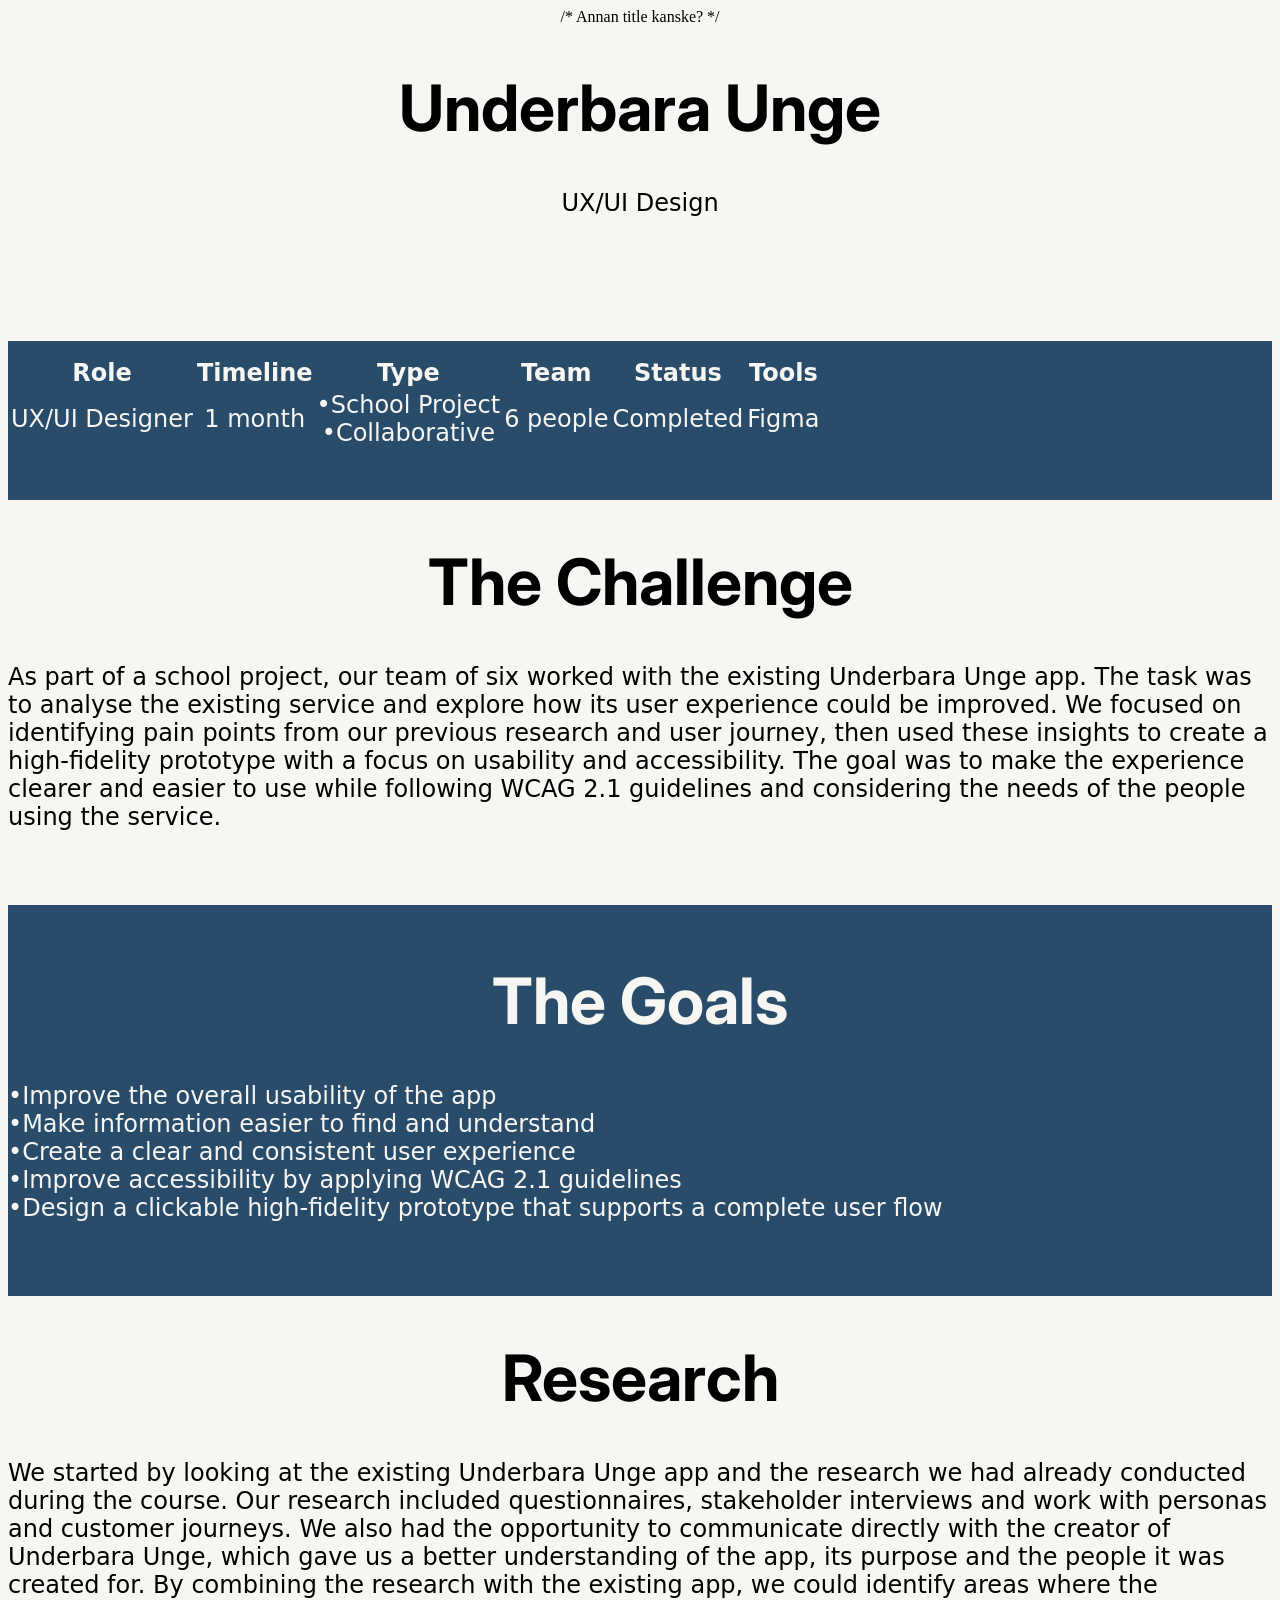
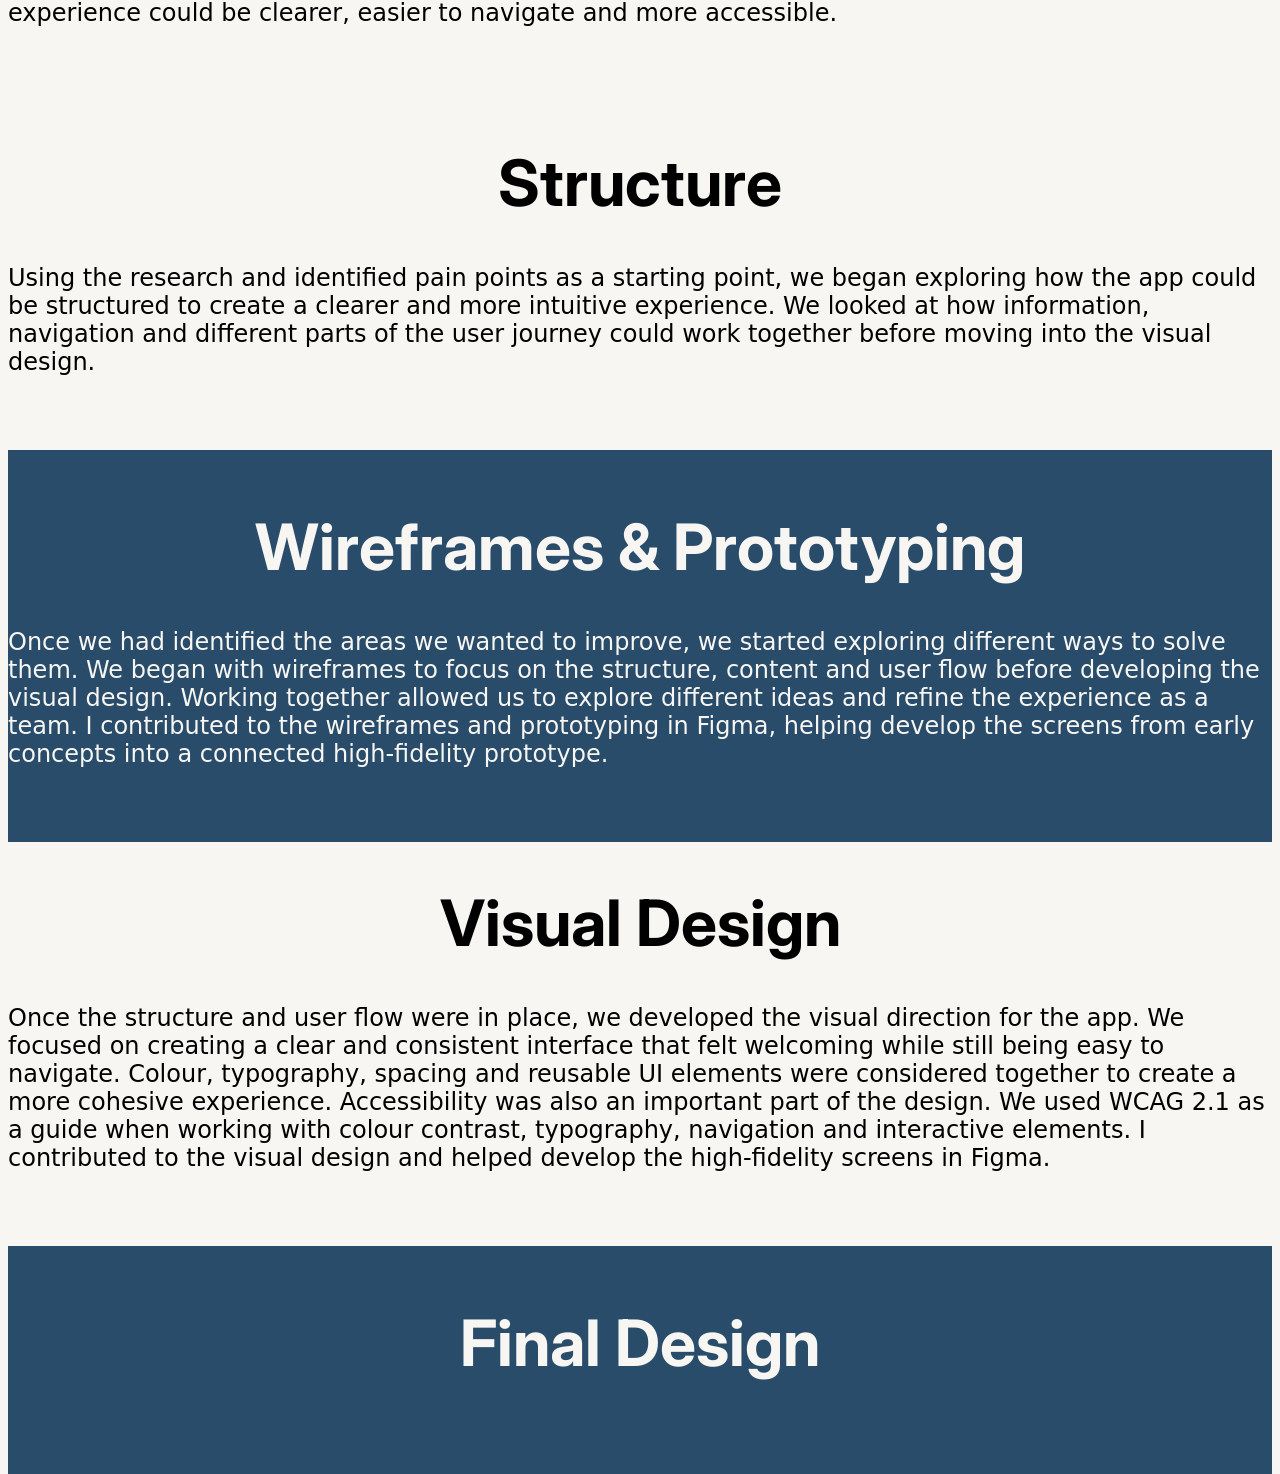
<file: projects/UnderbaraUnge/index.html>
<!DOCTYPE html>
<html lang="sv">
  
<head>
  <meta charset="UTF-8">
  <meta name="viewport" content="width=device-width, initial-scale=1.0">

  <link rel="stylesheet" type="text/css" href="style.css">
  <link href='https://fonts.googleapis.com/css?family=Inter' rel='stylesheet'>
  <link rel="preconnect" href="https://fonts.googleapis.com">
  <link rel="preconnect" href="https://fonts.gstatic.com" crossorigin>
  <link href="https://fonts.googleapis.com/css2?family=Atkinson+Hyperlegible:ital,wght@0,400;0,700;1,400;1,700&family=Josefin+Sans:ital,wght@0,100..700;1,100..700&display=swap" rel="stylesheet">
  
  <title>Contakt</title> /* Annan title kanske? */    
</head>

<body>
  <div style="padding-bottom: 50px;">
    <h1>Underbara Unge</h1>
    <p style="text-align: center;">UX/UI Design</p>
  </div>

  <div style="padding-bottom: 50px;">
    <span class="load-more"></span>
  </div>
    
  <div style="background-color: #294c6b; padding-bottom: 50px; padding-top: 15px;">
    <table style="color: #f7f6f2;">
      <tr>
        <th>Role</th>
        <th>Timeline</th>
        <th>Type</th>	
        <th>Team</th>
        <th>Status</th>
        <th>Tools</th>
      </tr>
      <tr>
        <td>UX/UI Designer</td>
        <td>1 month</td>
        <td>
          •School Project </br> 
          •Collaborative
        </td>
        <td>6 people</td>
        <td>Completed</td>
        <td>Figma</td>
      </tr>     		
    </table>
  </div>

  <div style="background-color: #f7f6f2; padding-bottom: 50px;">
    <h1>The Challenge</h1>
    <p>
      As part of a school project, our team of six worked with the existing Underbara Unge app. The task was to analyse the existing service and explore how its user experience could be improved.
      We focused on identifying pain points from our previous research and user journey, then used these insights to create a high-fidelity prototype with a focus on usability and accessibility.
      The goal was to make the experience clearer and easier to use while following WCAG 2.1 guidelines and considering the needs of the people using the service.
    </p>
  </div>

  <div style="background-color: #294c6b; padding-bottom: 50px; padding-top: 15px; color: #f7f6f2;">
    <h1>The Goals</h1>
    <p>
      •Improve the overall usability of the app </br>
      •Make information easier to find and understand </br>
      •Create a clear and consistent user experience </br>
      •Improve accessibility by applying WCAG 2.1 guidelines </br>
      •Design a clickable high-fidelity prototype that supports a complete user flow </br>
    </p>
  </div>

  <div style="background-color: #f7f6f2; padding-bottom: 50px;">
    <h1>Research</h1>
    <p>
      We started by looking at the existing Underbara Unge app and the research we had already conducted during the course.
      Our research included questionnaires, stakeholder interviews and work with personas and customer journeys. We also had the opportunity to communicate directly with the creator of Underbara Unge, which gave us a better understanding of the app, its purpose and the people it was created for.
      By combining the research with the existing app, we could identify areas where the experience could be clearer, easier to navigate and more accessible.
    </p>
  </div>

  <div style="background-color: #f7f6f2; padding-bottom: 50px;">
    <h1>Structure</h1>
    <p>
      Using the research and identified pain points as a starting point, we began exploring how the app could be structured to create a clearer and more intuitive experience.
      We looked at how information, navigation and different parts of the user journey could work together before moving into the visual design.
    </p>
  </div>

  <div style="background-color: #294c6b; padding-bottom: 50px; padding-top: 15px; color: #f7f6f2;">
    <h1>Wireframes & Prototyping</h1>
    <p>
      Once we had identified the areas we wanted to improve, we started exploring different ways to solve them.
      We began with wireframes to focus on the structure, content and user flow before developing the visual design. Working together allowed us to explore different ideas and refine the experience as a team.
      I contributed to the wireframes and prototyping in Figma, helping develop the screens from early concepts into a connected high-fidelity prototype.
    </p>
  </div>

  <div style="background-color: #f7f6f2; padding-bottom: 50px;">
    <h1>Visual Design</h1>
    <p>
      Once the structure and user flow were in place, we developed the visual direction for the app.
      We focused on creating a clear and consistent interface that felt welcoming while still being easy to navigate. Colour, typography, spacing and reusable UI elements were considered together to create a more cohesive experience.
      Accessibility was also an important part of the design. We used WCAG 2.1 as a guide when working with colour contrast, typography, navigation and interactive elements.
      I contributed to the visual design and helped develop the high-fidelity screens in Figma.
    </p>
  </div>

  <div style="background-color: #294c6b; padding-bottom: 50px; padding-top: 15px; color:  #f7f6f2;">
    <h1>Final Design</h1>      
  </div>
</body>
</html>
</file>
<file: style.css>
@import url('https://fonts.googleapis.com/css2?family=Atkinson+Hyperlegible+Next:wght@300;400;600&family=Inter:wght@400;600;700&display=swap');
body{
    background-color: #F7F6F2;
    color: #171717;
    font-family: "Atkinson Hyperlegible Next";
    /* Om du inte vill ha lite white space runt allt på sidan: margin: 0; */
    margin: 0;
}
h1, h2, h3{
    font-family: "Inter";
}

h1{
    font-size: 64px;
    color: #294C6B;
}
h2{
    font-size: 36px;
}
h3{
    font-size: 24px;
    font-weight: 600;
    color: #171717;
}

nav{
    display: flex;
    justify-content: space-between;
    align-items: center;
    border-bottom: 3px solid #171717;
}

#name{
    display: flex;
    padding: 10px 10px;
    margin: 15px 28px 15px 28px;
    text-align: left;
    font-size: 24px;
    font-weight: 600;
}

#navigationHeader li{
   display: inline;
   padding: 10px 10px;
   margin: 15px 28px 15px 28px;
   text-align: right;
   font-size: 24px;
   font-weight: 600;
 
}

.HeroSection{
   text-align: center;
}

.HeroSection h1{
    font-weight: bold;
    font-size: 64px;
    color: #294C6B;
    text-align: center;
    margin-top: 133px;
    margin-bottom: 10px;
    margin-left: auto;
    margin-right: auto;

}
.HeroSection ul{
    display: flex;
    justify-content: center;
    padding: 0px;
    margin-bottom: 46px;
    font-weight: bold;
}
.HeroSection li{
    display: inline;
   margin: 0px 20px;
}
.HeroSection p{
    text-align: center;
    font-size: 24;
}

.HeroSection img{
    margin-top: 58px;
    width: 70px;
    height:auto;
}
.card-section{
    padding: 30px;
    margin-top: 143px auto;
    background-color: #294C6B;
}
.card-section h2{
    color: #F7F6F2;
    font-weight: bold;
}
.card-container{ /* var det inte denna som ska ha vit bakgrund? Eller har du ändrat design att det ska vara en lucka mellan cardsen? */
    display: grid;
    grid-template-columns: repeat(4,1fr);
    gap: 20px;
}
.Card{
    display: inline;
    justify-content: space-between;
    background-color: #F7F6F2; /* Denna jag menar alltså. Att bakgrundsfärg ska vara på containern? */
    padding: auto 15px auto 20px;
    border-radius: 5px;
}

.Card h3{
    padding-left: 20px;
}
.imageCard{
    max-width: 1243px;
    margin: auto 77px; /* Om du vill då centrerad så ska auto ha plats 2. SÅ tvärtom */
    aspect-ratio: 1243/460;
}
.Big-Card{
    width: 100%;
    height: 100%;
    display: block;
    object-fit: cover;

}
.imageCard h3{
    margin-top: 10px;
    margin-bottom: 7px;
    margin-left: 18px;
}
.Project-type{
    font-weight: 200;
    margin-top: 0px;
    margin-bottom: 10px;
    margin-left: 18px;
}
.Project-description{
    font-weight: 400;
    margin-left: 18px;
    margin-top: 5px;
    margin-bottom: 10px;
    padding-bottom: 10px;
}

.SmallCards{
    display: grid;
    grid-template-columns: 1fr 1fr;
    gap: 20px;
    margin: 49px 77px 49px 77px;
}

.Small-card{
    width: 100%;
    max-width: 596px;
    aspect-ratio: 596 / 460;
    object-fit: cover;
    display: block;
}
/* Lagt till ".SmallImageCard" för att stylea så att bild och textruta alltid får samma bredd */
.SmallImageCard{
    width: 100%;
    max-width: 596px;
}

/* Lagt till ".SmallImageCard img" för att kunna ändra position på bilden i SmallImageCard */
.SmallImageCard img{
    object-position: 50% 40%;
}

.SmallImageCard h3{
    margin-top: 10px;
    margin-bottom: 7px;
    margin-left: 18px;
}
.SmallText{
    border: #171717 solid 1px;
}
</file>
<file: about/style.css>
body {
  margin: 0; 
  font-family: "Inter", sans-serif;
  font-optical-sizing: auto;
  font-weight: 500;
  font-style: normal;
}

p {
  font-family: "Atkinson Hyperlegible Next", sans-serif;
  font-optical-sizing: auto;
  font-size: larger;
  font-weight: 300;
  font-style: normal;
  max-width: 800px;
  margin: 0 auto;
}

figcaption {
    font-weight: 300;
}

nav {
    background-color: white;    
}

nav ul {
    padding: 0 50px;
    list-style-type: none;
    display: flex;
    justify-content: space-between;
}

nav li:first-child {
    margin-right: auto;
}

nav li + li {
    margin-left: 30px;
}


nav a {
    color: black;
    text-decoration: none;   
}

nav hr { 
    border: none;
    border-top: 1.5px solid black; 
    margin-bottom: 0;      
}

h1 {
    text-align: center;
}

.img-large {
    width: 100%;
    max-width: 1281px;
    margin: 0 auto;
    aspect-ratio: 2.19 / 1;
    object-fit: cover;
    display: block;   
}

.img-wrapper {
    background-color: #294C6B;
}


.img-small {
    width: 50%;
    max-width: 604px;
    aspect-ratio: 1.12 / 1;
    object-fit: cover;
    display: block;
}

.small-row {
    display: flex;
    justify-content: center;
    gap: 20px;
}

.small-row figure {
    width: 40%;
    margin: 0;
}

.small-row .img-small {
    width: 100%;
}

figure {
    display: flex;
    flex-direction: column;
    align-items: center;
}



footer {
    margin-top: 50px;
    background-color: #294C6B;
    padding: 10px 0;
}

 footer ul {
    margin: 0;
    list-style-type: none;
    display: flex;
    gap: 30px;
    padding: 20px;   
}


footer a {
    color: white;
    text-decoration: none; 
}

footer hr {
    border: none;
    border-top: 1.5px solid white;
}

footer p {
    color: white;
    text-align: center;
    padding-top: 10px;
}
</file>
<file: contact/style.css>
body {
    background-color: #f7f6f2;
    block-size: 100px;
    border-block-color: #294c6b;
    text-align: center;    
}

.load-more {
    position: absolute;
	display: block;
	width: 30px; height: 30px;
	left: 50%; top: 50%;
	margin-top: -15px;
	border-width: 2px;
	border-style: solid;
	border-color: transparent;
	border-bottom-color: #294c6b;
	border-right-color: #294c6b;
	border-radius: 0 0 5px 0;
	cursor: pointer;
    width: 40px; height: 40px;
    top: auto; left: 50%;
    margin: -20px 0 0 -20px;
    transform: translate(-50%, -50%) rotate(45deg);
}

h1 {
    font-family: 'Inter';
    font-size: 64px;
    font-weight: bold;
}

p {
    font-family: system-ui, -apple-system, BlinkMacSystemFont, 'Segoe UI', Roboto, Oxygen, Ubuntu, Cantarell, 'Open Sans', 'Helvetica Neue', sans-serif;
    font-size: 24px;
}
</file>
<file: projects/style.css>
body {
  margin: 0; 
  font-family: "Inter", sans-serif;
  font-optical-sizing: auto;
  font-weight: 500;
  font-style: normal;

}

p {
  font-family: "Atkinson Hyperlegible Next", sans-serif;
  font-optical-sizing: auto;
  font-weight: 300;
  font-style: normal;

}


header h1 {
    text-align: center;
    margin-top: 50px;
    color: #294C6B;
    letter-spacing: 1px;
}


header p {
    text-align: center;
}

header a {
    display: block;
    text-align: center;
}

.hero-icon {
    margin-top: 58px;
    width: 70px;
    height: auto;
}


nav { 
    
    background-color: #F7F6F2;
}

nav ul {
    max-width: 1300px;
    margin: 0;
    padding: 15px 50px;
    list-style-type: none;
    display: flex;
    justify-content: space-between;
}

nav li:first-child {
    margin-right: auto;
}

nav li + li {
    margin-left: 30px;
}

nav a {
    color: black;
    text-decoration: none;
}

nav hr {
    margin: 0;
    border: none;
    border-top: 1.5px solid #171717; 
}

header {
    background-color: #F7F6F2;
    padding: 50px 0;
}

main {
    background-color: #294C6B;
    min-height: 1000px;
    padding-bottom: 100px;
}

.projects {
    display: grid;
    grid-template-columns: 600px 600px;
    gap: 80px;
    justify-content: center;
}

.card-info {
    text-align: left;
    padding-left: 10px;   
}

.card-info p {
    text-align: left;
}

.card-img {
    width: 100%;
    object-fit: cover;
}

.card-large .card-img {
    aspect-ratio: 2.7 / 1;
    
}


.card-small .card-img {
    aspect-ratio: 1.3 / 1;
    object-position: 50% 40%; 
}

.card-large {
    grid-column: 1 / -1;
    margin-top: 50px;
    width: 100%;
    height: auto;
    background-color: #F7F6F2;  
}


.card-small {
    margin-top: 30px;
    width: 600px;
    height: auto;
    background-color: #F7F6F2;    
}


.footer {
    margin-top: 50px;
    background-color: #294C6B;
    padding: 10px 0;
}

 .footer ul {
    margin: 0;
    list-style-type: none;
    display: flex;
    gap: 30px;
    padding: 20px; 
}


.footer a {
    color: #F7F6F2;
    text-decoration: none;     
}


.footer hr {
    border: none;
    border-top: 1.5px solid #F7F6F2;
}

.footer p {
    color: #F7F6F2;
    text-align: center;
    padding-top: 10px;  
}
</file>
<file: projects/Byteatern/style.css>
* {
  box-sizing: border-box;
}

body {
  margin: 0;
  background-color: #f7f6f2;
  color: #171717;
  font-family: "Atkinson Hyperlegible Next", Arial, sans-serif;
}

h1,
h2,
h3 {
  font-family: Inter, Arial, sans-serif;
}
header {
  max-width: 1281px;
  margin: 0 auto;
  display: flex;
  justify-content: space-between;
  padding: 32px;
  border-bottom: 1px solid #171717;
}
nav {
  display: flex;
  gap: 32px;
}
header a {
  color: #171717;
  text-decoration: none;
}
h1 {
  font-size: 64px;
  font-weight: 600;
  color: #294c6b;
  margin: 0;
}
.hero p {
  margin-top: 8px;
}
h2 {
  font-size: 36px;
  font-weight: 600;
}
h3 {
  font-size: 24px;
  font-weight: 600;
}
p {
  font-size: 24px;
}
.hero {
  text-align: center;
  padding: 80px 32px 60px;
}
.hero-image {
  width: calc(100% - 128px);
  aspect-ratio: 1281 / 585;
  object-fit: cover;
  object-position: center;
  display: block;
  margin: 0 auto;
}
.project-info {
  display: flex;
  background-color: #294c6b;
  justify-content: space-between;
  padding: 24px 32px;
  color: #f7f6f2;
}
.challenge {
  padding: 48px 32px;
}
.goals {
  background-color: #294c6b;
  color: #f7f6f2;
  padding: 40px 32px;
}
.visual-design {
  padding: 48px 32px;
}

.final-campaign {
  background-color: #294c6b;
  color: #f7f6f2;
  padding: 48px 32px;
}
.final-campaign h3 {
  margin-top: 48px;
}
.project-image {
  width: 100%;
  aspect-ratio: 1281 / 585;
  object-fit: cover;
  display: block;
  margin: 0 auto;
}
main {
  max-width: 1281px;
  margin: 0 auto;
}
video {
  width: 100%;
  aspect-ratio: 1281 / 585;
  object-fit: cover;
  display: block;
  margin: 0 auto;
}
footer {
  max-width: 1281px;
  margin: 0 auto;
  padding: 32px;
  background-color: #294c6b;
  color: #f7f6f2;
  border-top: 80px solid #f7f6f2;
}

footer nav {
  display: flex;
  gap: 32px;
  padding-bottom: 32px;
  margin-bottom: 16px;
  border-bottom: 1px solid #f7f6f2;
}

footer a {
  color: #f7f6f2;
  text-decoration: none;
}
.footer-text {
  padding-top: 16px;
  margin-top: 32px;
  margin-bottom: 0;
  font-size: 16px;
  text-align: center;
}
</file>
<file: projects/TaoTeaware/style.css>
@import url("https://fonts.googleapis.com/css2?family=Atkinson+Hyperlegible+Next:wght@400&family=Inter:wght@500;600;700&display=swap");
* {
  box-sizing: border-box;
}
body {
  font-family: "Atkinson Hyperlegible Next", Arial, sans-serif;
  margin: 0;
  background-color: #f7f6f2;
  color: #171717;
  font-size: 24px;
}

header{
  background-color: #f7f6f2;
  max-width: 1281px;
  width: calc (100% - 64px); /*Saknades semicolon här */
  margin: 0 auto;
  padding: 14px 24px;
  display: flex;
  justify-content: space-between;
  align-items: center;
  border-bottom: 1px solid #171717;
}
header a {
  color:#171717;
  text-decoration: none;
}
header nav {
  display: flex;
  gap: 16px;
}

main {
  max-width: 1281px; /* Detta påverkar allt på sidan, även sådant som enligt figma-designen ska sträcka sig över hela skärmen */
  width: calc(100% - 64px); /* Samma med denna */
  margin: 0 auto;
  padding: 64px 0 0;
}

h1 {
  font-family: Inter, Arial, sans-serif;
  font-size: 64px;
  font-weight: 600;
  color: #294c6b;
  margin: 0;
}

.hero {
  background-color: #f7f6f2;
  padding: 48px 24px 0;
  text-align: center;
}
.project-info { /* width: 100%; */
  margin-top: 8px;
  background-color: #294c6b;
  color: #f7f6f2;
  padding: 16px 24px;
}
.project-info ul {
  list-style: none;
  padding: 0;
  margin: 0;
  display: flex;
  justify-content: space-between;
  gap: 16px;
}
.project-info li {
  flex: 1;
  display: flex;
  flex-direction: column;
  gap: 4px;
  margin-bottom: 0;
}
.hero p {
  font-size: 16px;
  margin: 4px 0 0;
}
.hero-image {
  width: 100%;
  max-width: 1281px;
  aspect-ratio: 1281 / 585 ;
  object-fit: cover;
  display: block;
  margin: 16px auto 0;
}
.project-info li strong {
  font-size: 24px;
}
.project-info li span {
  font-size: 16px;
}
h2 {
  font-family: Inter, Arial, sans-serif;
  font-size: 36px;
  font-weight: 600;
  margin: 0 0 16px;
}

.challenge,
.research,
.concept-development,
.final-design {
  padding: 48px 24px;
}

.challenge p,
.research p,
.concept-development p,
.visual-design p {
  margin: 0;
}

.goals,
.visual-design {
  background-color: #294c6b;
  color: #f7f6f2;
  padding: 48px 24px;
}

.goals ul {
  margin: 0;
  padding-left: 28px;
}

.research,
.concept-development,
.final-design {
  border-top: 1px solid #171717; /* Border? Finns ej i Figma?*/
}

.image-placeholder { /* Finns det någon placeholder class i din html? */
  place-items: center;
  min-height: 180px;
  aspect-ratio: 604 / 537;
  background-color: #d9d9d9;
  color: #171717;
  font-size: 16px;
  text-align: center;
  padding: 16px;
}

.image-placeholder--large {
  margin-top: 24px;
  aspect-ratio: 1281 / 585;
}

.research .image-placeholder--large {
  aspect-ratio: 1281 / 535;
}

.image-grid { /* Grid 1, behövs ett till grid för att stylea de sista 2 bilderna som ska vara bredare */
  display: grid;
  grid-template-columns: repeat(2, 1fr);
  gap: 16px;
  margin-top: 24px;
}

.visual-design .image-placeholder {
  background-color: #f7f6f2;
}

footer {
  max-width: 720px;
  margin: 0 auto;
  padding: 20px 24px;
  background-color: #294c6b;
}

footer a {
  margin-right: 16px;
  color: #f7f6f2;
  text-decoration: none;
  font-size: 16px;
}
.project-image {
  display: block;
  width: 100%;
  object-fit: cover;
}

.project-image--research {
  margin-top: 24px;
  aspect-ratio: 1281 / 535;
}

.image-grid .project-image {
  aspect-ratio: 604 / 537;
  object-fit: cover;
}
.project-image--final {
  margin-top: 24px;
  aspect-ratio: 1281 / 585;
}
header,
main,
footer {
  width: min(1281px, calc(100% - 64px));
  max-width: none;
  margin-left: auto;
  margin-right: auto;
}
</file>
<file: projects/UnderbaraUnge/style.css>
body {
    background-color: #f7f6f2;
    block-size: 100px;
    border-block-color: #294c6b;
    text-align: center;    
}

h1 {
    font-family: 'Inter';
    font-size: 64px;
    font-weight: bold;
}

p {
    font-family: system-ui, -apple-system, BlinkMacSystemFont, 'Segoe UI', Roboto, Oxygen, Ubuntu, Cantarell, 'Open Sans', 'Helvetica Neue', sans-serif;
    font-size: 24px;
    text-align: left;
}

table, th, td {
    font-family: system-ui, -apple-system, BlinkMacSystemFont, 'Segoe UI', Roboto, Oxygen, Ubuntu, Cantarell, 'Open Sans', 'Helvetica Neue', sans-serif;
    font-size: 24px;
}
</file>
